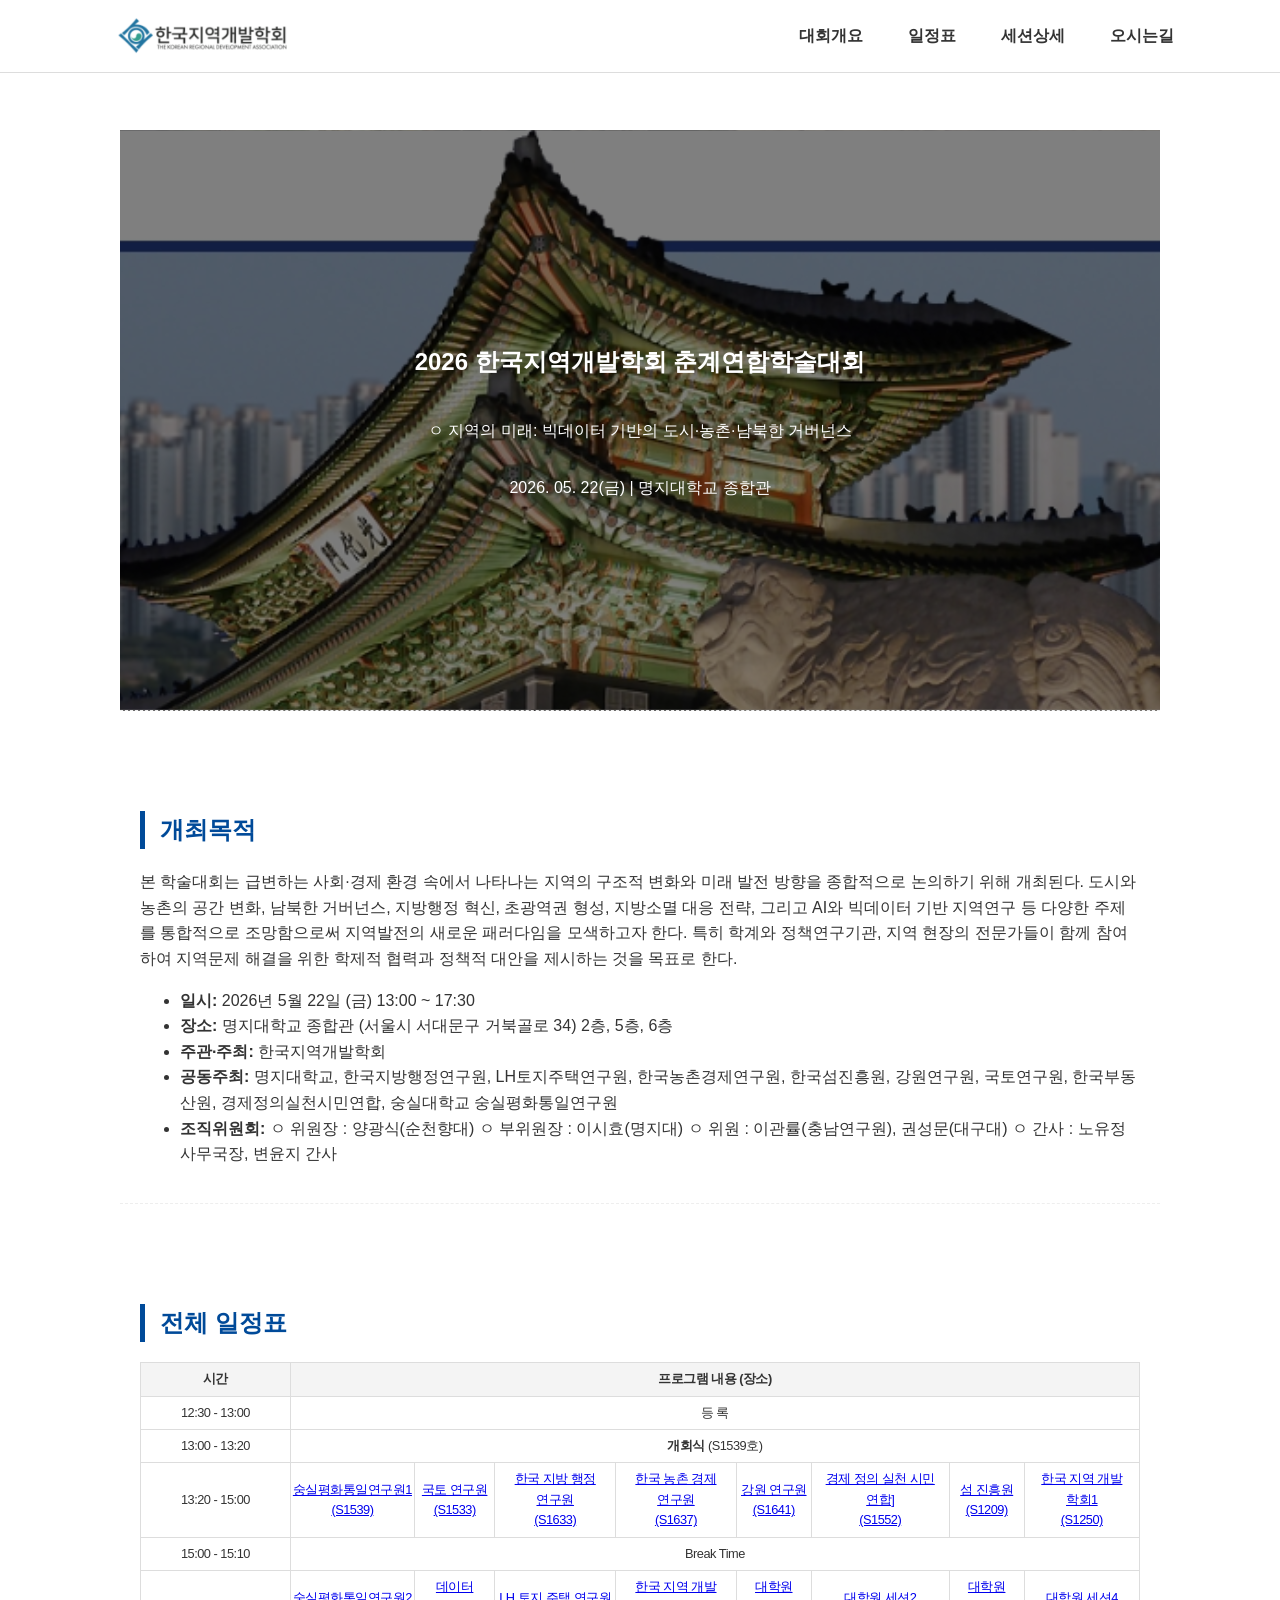
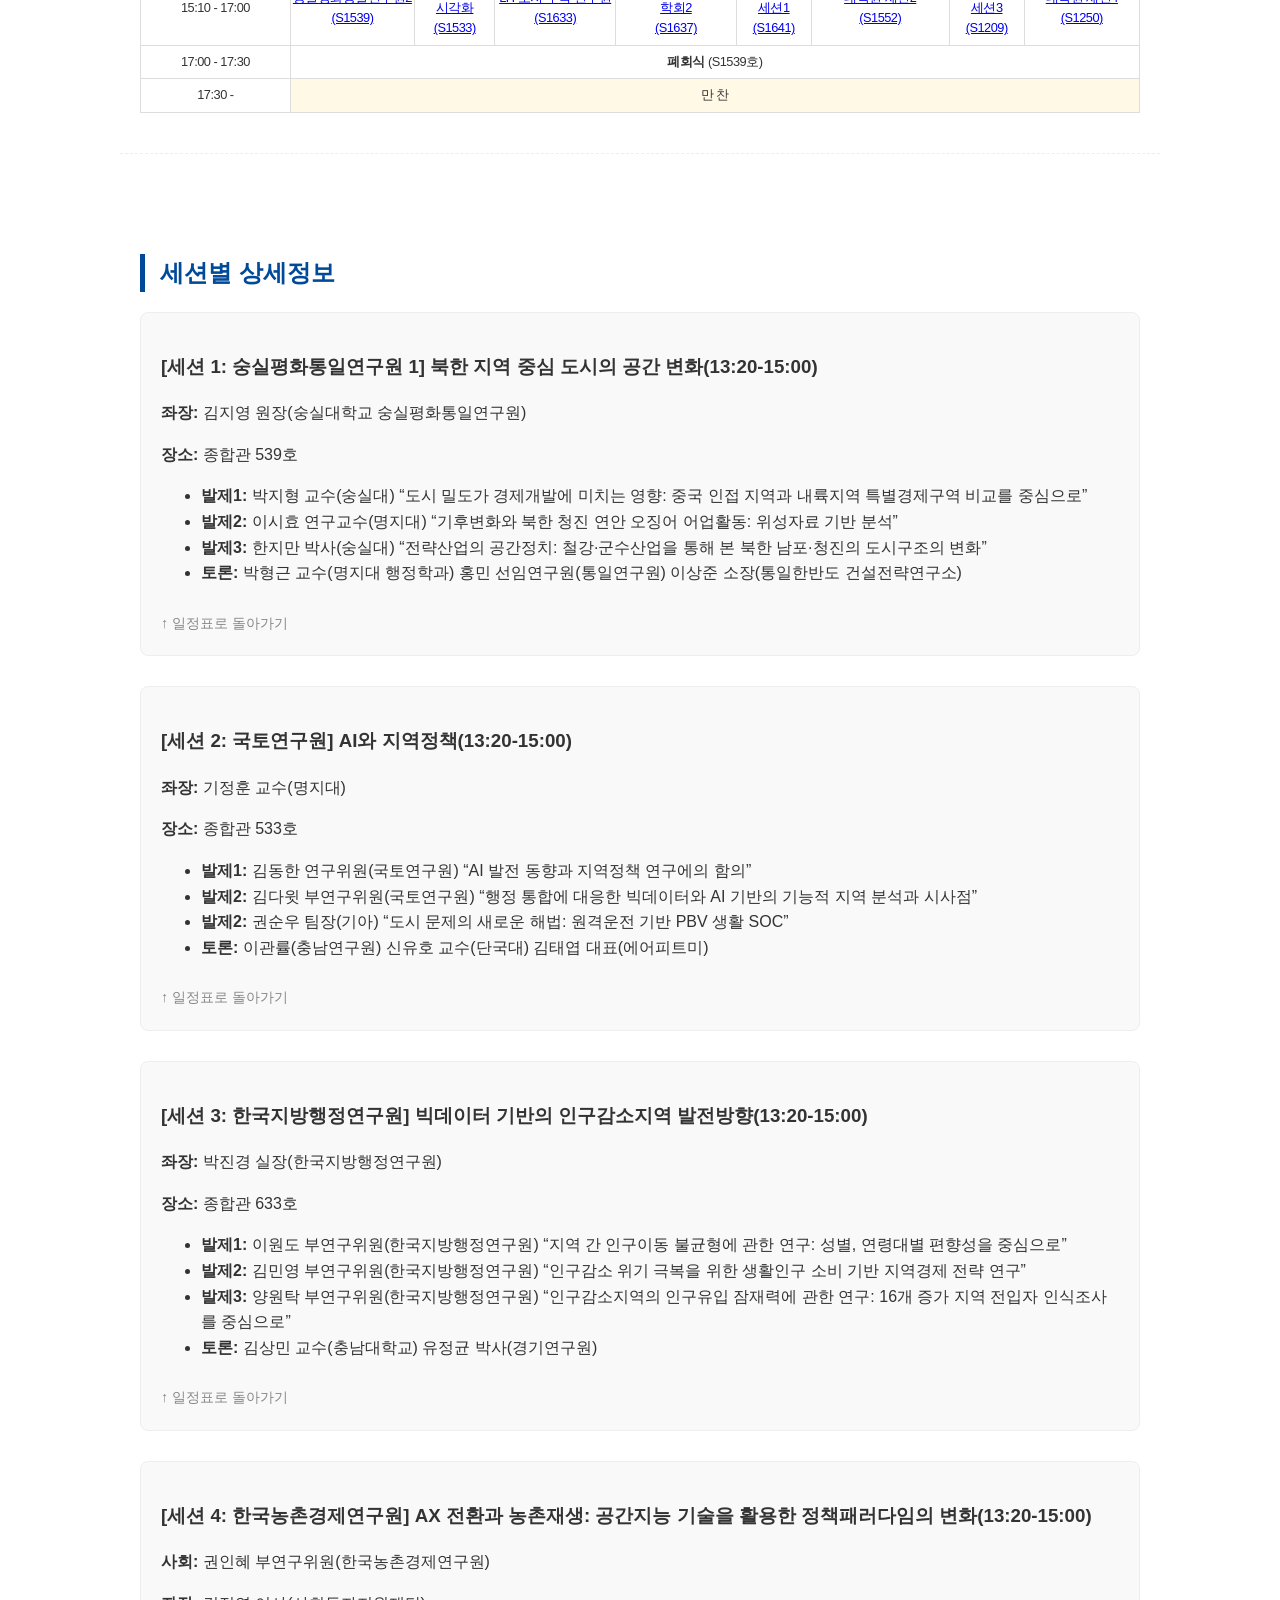
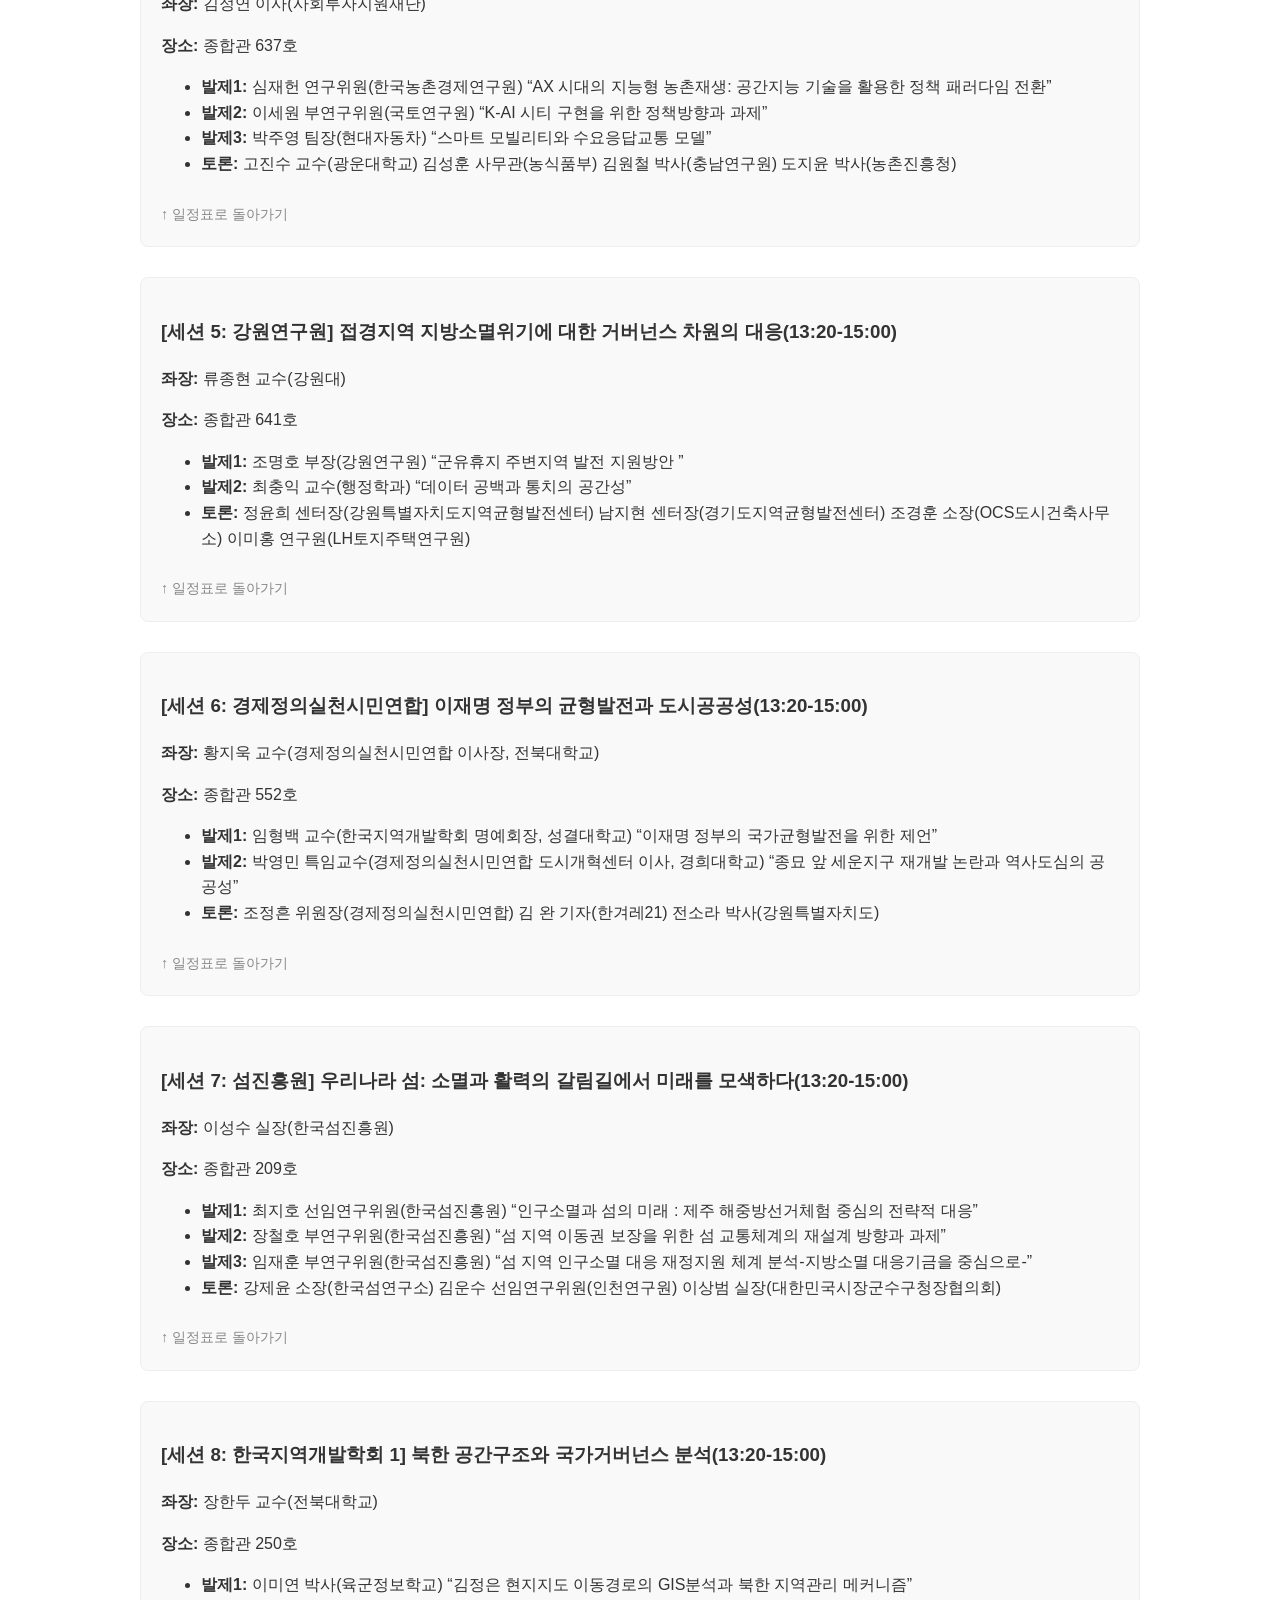
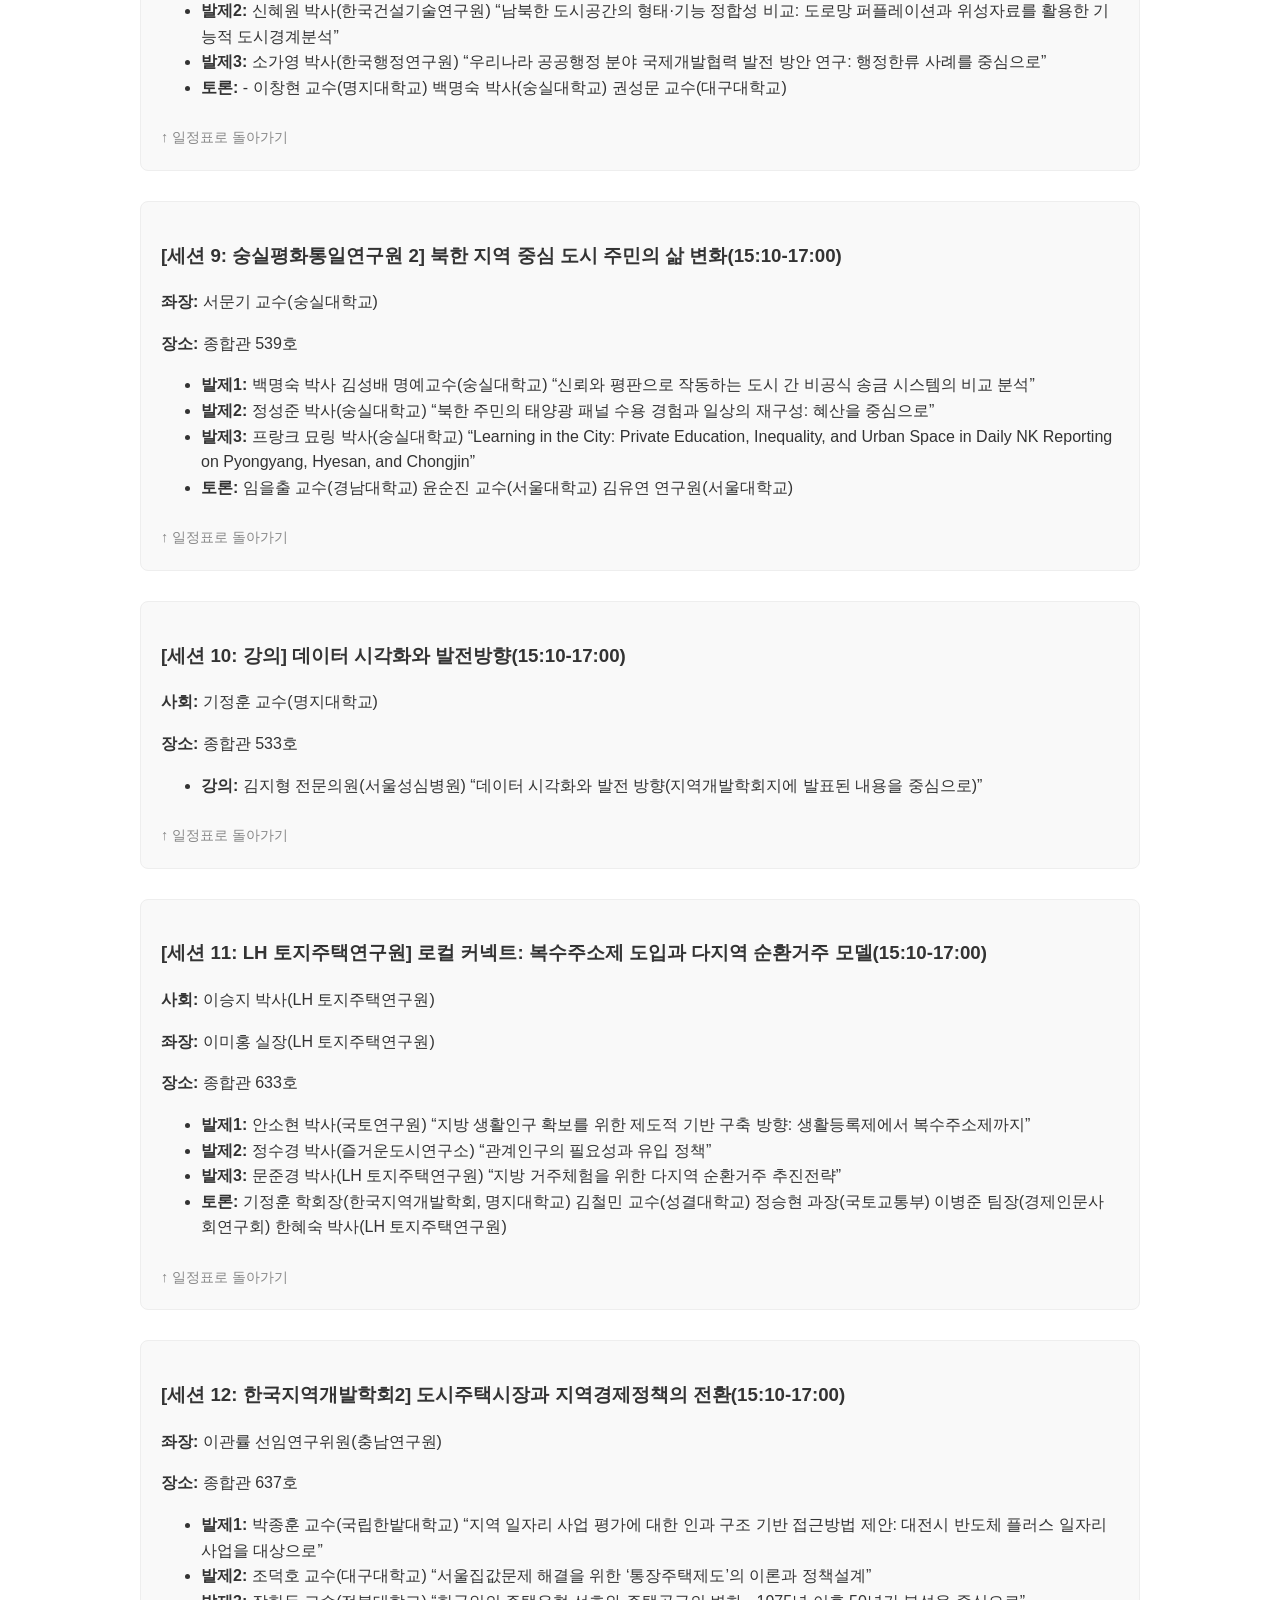
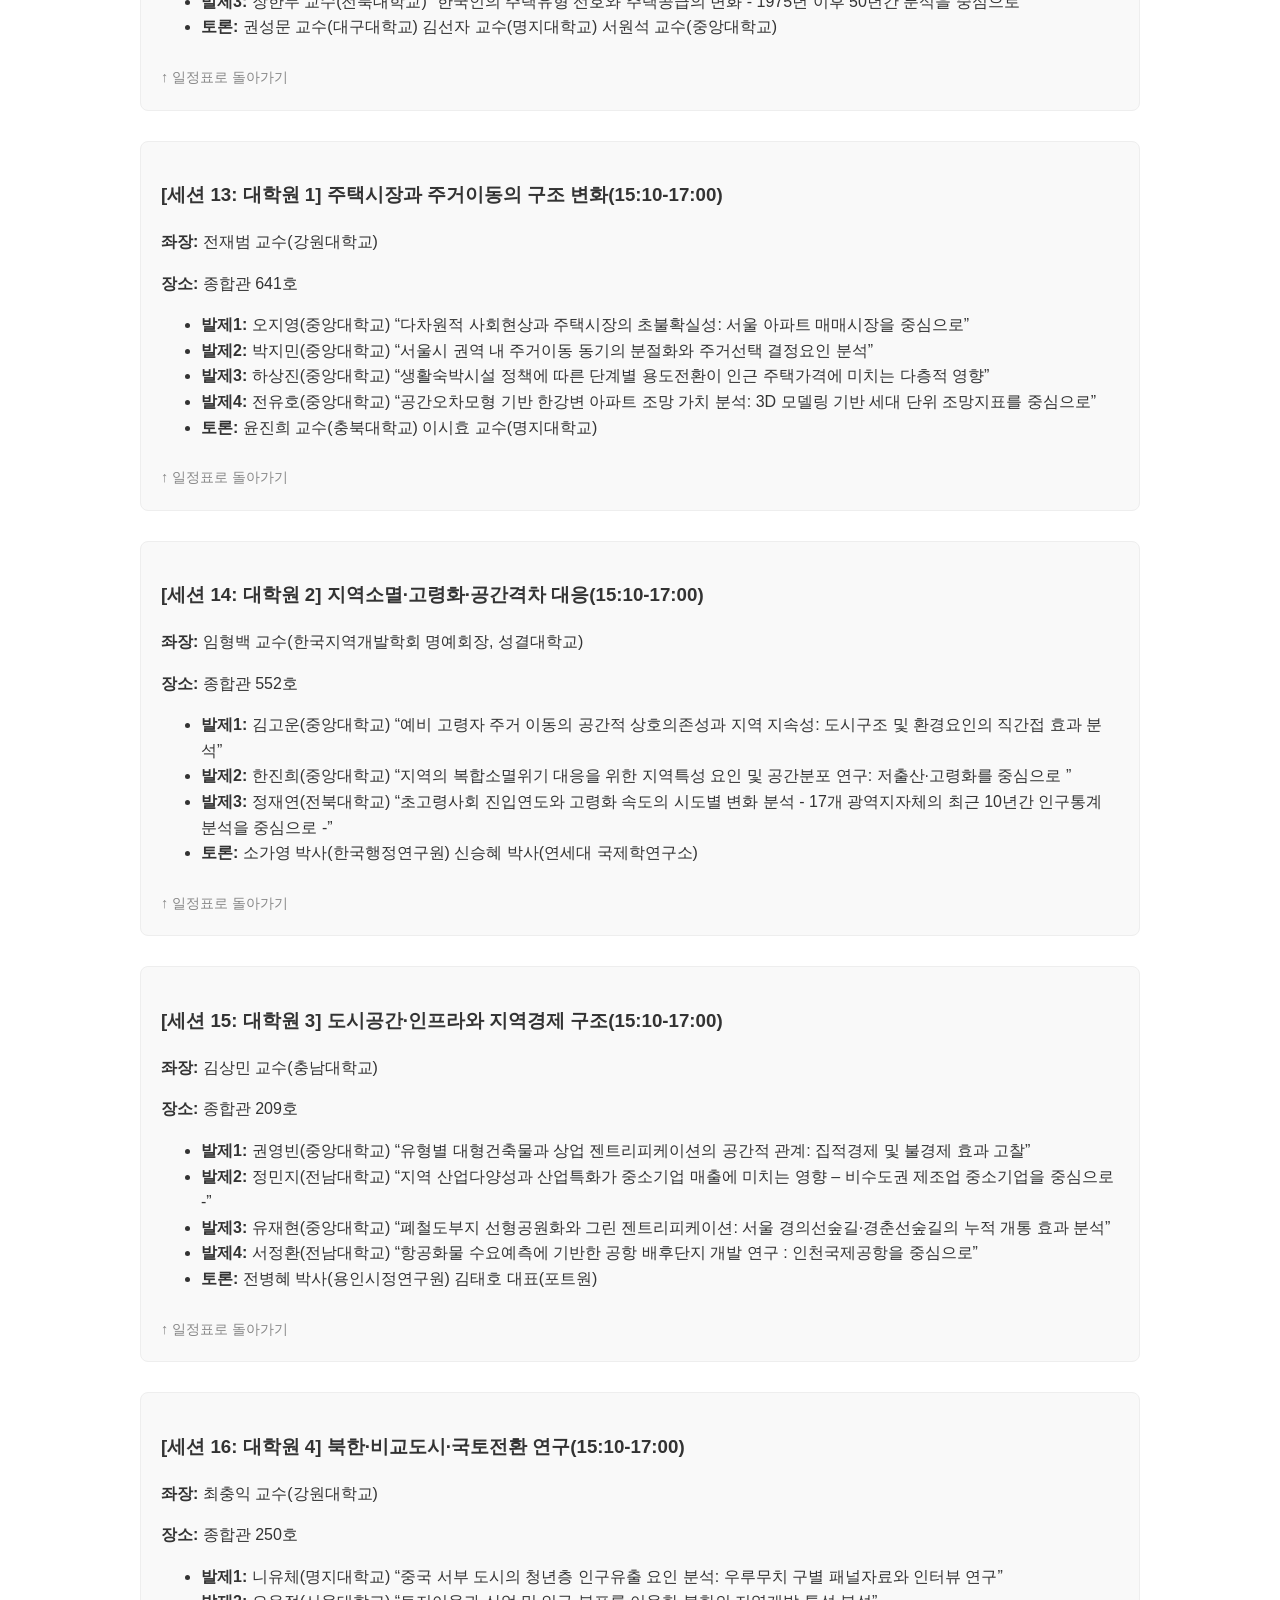
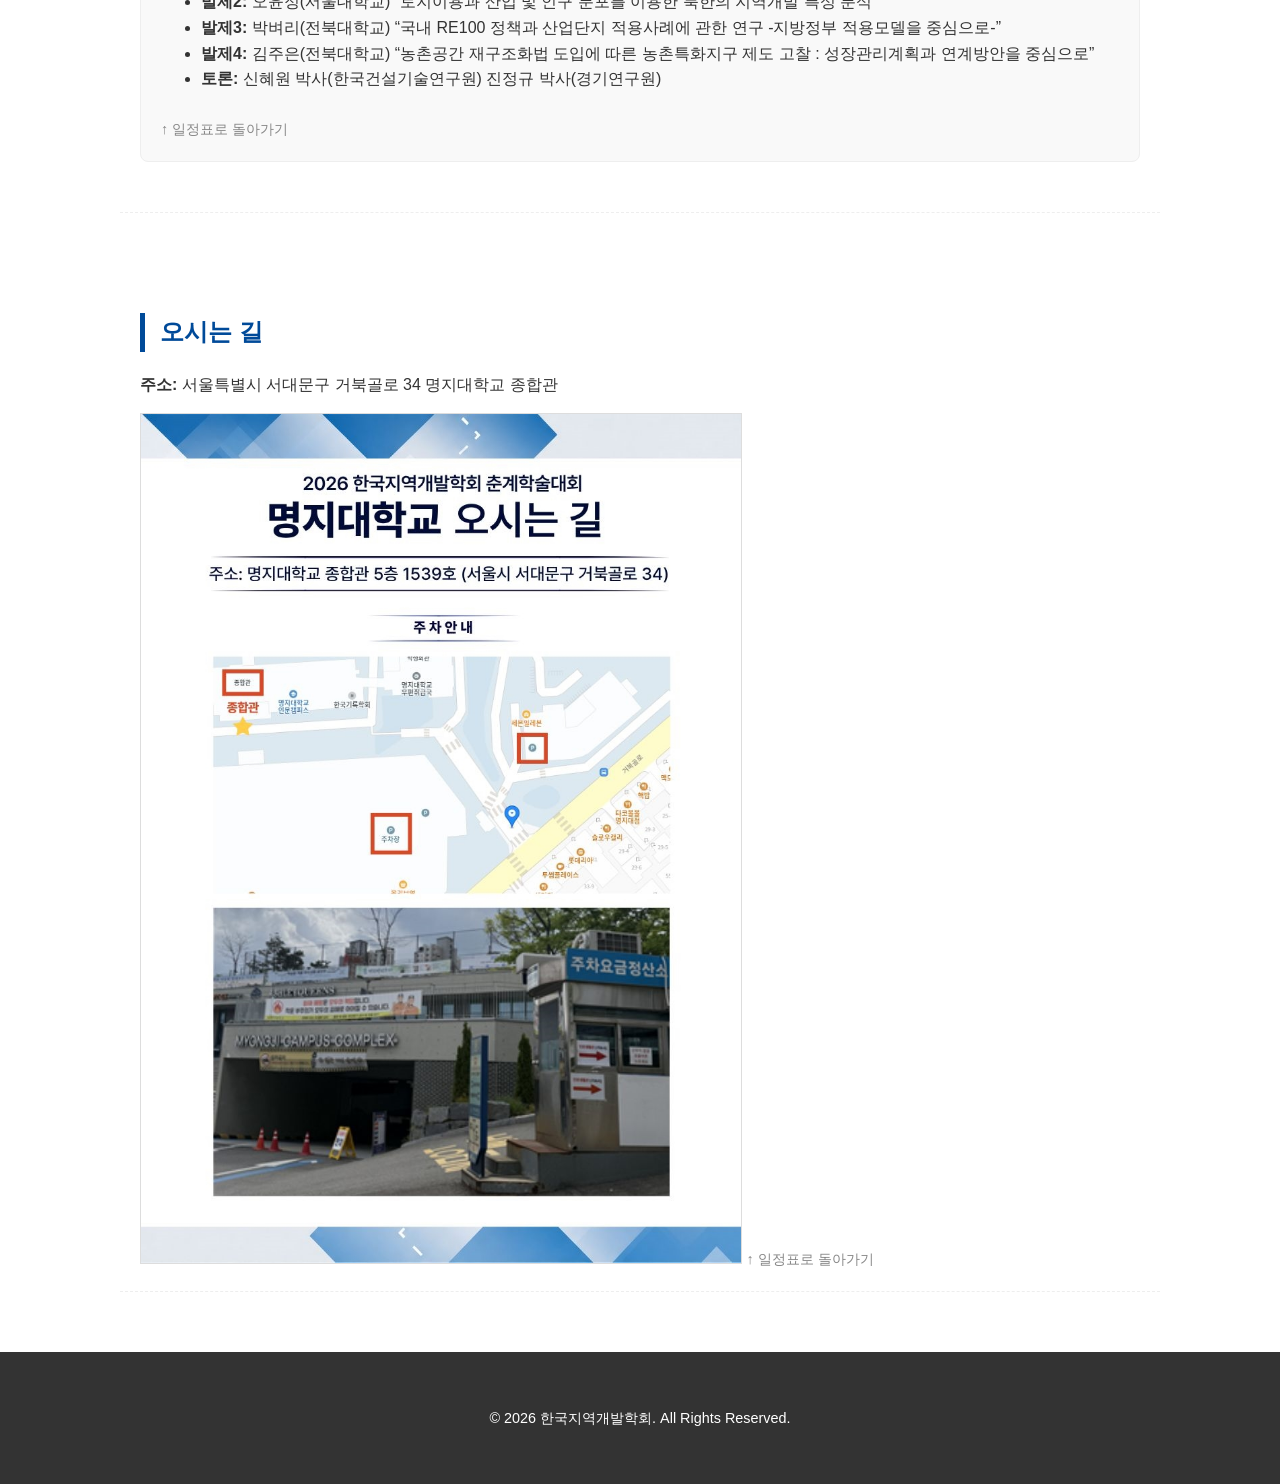
<file: index.html>
<!DOCTYPE html>
<html lang="ko">
<head>
    <meta charset="UTF-8">
    <meta name="viewport" content="width=device-width, initial-scale=1.0">
    <title>2026 한국지역개발학회 춘계학술대회</title>
    <style>
        /* 기본 스타일 및 부드러운 스크롤 */
        html { scroll-behavior: smooth; }
        body { font-family: 'Pretendard', sans-serif; line-height: 1.6; margin: 0; color: #333; padding-top: 70px; } /* 헤더 고정으로 인한 본문 가림 방지 */
        
        /* 헤더 & 네비게이션 수정 */
        header { 
            position: fixed; 
            top: 0; 
            width: 100%; 
            background: #fff; 
            border-bottom: 1px solid #ddd; 
            z-index: 1000; 
        }
        
        /* PC 버전: 로고와 메뉴를 한 줄로 양끝 정렬 */
        nav { 
            display: flex; 
            justify-content: space-between; 
            align-items: center; 
            width: 85%;       
            max-width: 1200px;
            margin: 0 auto;    
            padding: 10px 0;   
        }
        
        /* 로고 이미지 크기 및 레이아웃 제어 */
        .logo-link {
            display: flex;
            align-items: center;
            text-decoration: none;
        }
        .nav-logo {
            height: 42px; /* PC 환경에서 스마트하게 줄어든 로고 높이 */
            width: auto;
            display: block;
        }

        /* 메뉴들을 감싸는 박스 */
        nav div { 
            display: flex;
            align-items: center;
            flex-wrap: wrap; 
            gap: 10px 25px;    
        }
        
        /* 개별 메뉴 스타일 */
        nav a { 
            text-decoration: none; 
            color: #333; 
            font-weight: bold; 
            margin: 0 !important;   
            padding: 5px 10px;      
            white-space: nowrap; 
            font-size: 1rem;
        }

        /* 메인 비주얼 (Hero) */
        .hero { 
            height: 60vh; 
            background: linear-gradient(rgba(0,0,0,0.5), rgba(0,0,0,0.5)), url('hero-bg.jpg') center/cover; 
            display: flex; flex-direction: column; justify-content: center; align-items: center; color: white; text-align: center;
        }

        /* 섹션 공통 */
        section { max-width: 1000px; margin: 60px auto; padding: 20px; border-bottom: 1px dashed #eee; }
        h2 { border-left: 5px solid #004a99; padding-left: 15px; color: #004a99; }

        /* 타임테이블 표 */
        table { width: 100%; border-collapse: collapse; margin: 20px 0; }
        th, td { 
                    border: 1px solid #ddd; 
                    padding: 6px 2px;    
                    text-align: center; 
                    font-size: 0.8rem;   
                    letter-spacing: -0.5px; 
                    word-break: keep-all;   
                }
        th { background: #f4f4f4; }
        .session-link { color: #004a99; font-weight: bold; cursor: pointer; text-decoration: underline; }

        /* 세션 상세 카드 */
        .session-detail { background: #f9f9f9; padding: 20px; margin-bottom: 30px; border-radius: 8px; border: 1px solid #eee; }
        .back-to-top { display: inline-block; margin-top: 10px; font-size: 0.9em; color: #888; text-decoration: none; }

        /* 푸터 */
        footer { background: #333; color: white; text-align: center; padding: 40px 20px; font-size: 0.9em; }

        /* 📱 모바일 (핸드폰) 화면을 위한 반응형 코드 추가 */
        @media (max-width: 768px) {
            body { padding-top: 95px; } /* 모바일 헤더 높이에 맞게 조정 */
            
            nav {
                flex-direction: column; /* 로고와 메뉴를 위아래 2단 배치 */
                justify-content: center;
                gap: 8px;
                padding: 8px 0;
            }
            .nav-logo {
                height: 30px; /* 모바일에서 로고가 안 가리도록 대폭 축소 */
            }
            nav div {
                justify-content: center;
                gap: 5px 12px; /* 메뉴 간 격 좁히기 */
            }
            nav a {
                font-size: 0.85rem; /* 글자 크기 축소하여 한 화면에 무조건 안착 */
                padding: 3px 6px;
            }
        }
    </style>
</head>
<body id="top">


<header>
    <nav>
        <!-- 로고 영역: 링크와 이미지 삽입 -->
        <a href="https://www.krda.org/" class="logo-link" target="_blank" rel="noopener noreferrer">
            <img src="logo.png" alt="학회 로고" class="nav-logo">
        </a>
        
        <div>
            <a href="#overview">대회개요</a>
            <a href="#timetable">일정표</a>
            <a href="#details">세션상세</a>
            <a href="#venue">오시는길</a>
        </div>
    </nav>
</header>

<section class="hero">
    <h1>2026 한국지역개발학회 춘계연합학술대회</h1>
    <p>ㅇ 지역의 미래: 빅데이터 기반의 도시·농촌·남북한 거버넌스</p>
    <p>2026. 05. 22(금) | 명지대학교 종합관</p>
</section>

<section id="overview">
    <h2>개최목적</h2>
    <p>본 학술대회는 급변하는 사회·경제 환경 속에서 나타나는 지역의 구조적 변화와 미래 발전 방향을 종합적으로 논의하기 위해 개최된다. 도시와 농촌의 공간 변화, 남북한 거버넌스, 지방행정 혁신, 초광역권 형성, 지방소멸 대응 전략, 그리고 AI와 빅데이터 기반 지역연구 등 다양한 주제를 통합적으로 조망함으로써 지역발전의 새로운 패러다임을 모색하고자 한다. 특히 학계와 정책연구기관, 지역 현장의 전문가들이 함께 참여하여 지역문제 해결을 위한 학제적 협력과 정책적 대안을 제시하는 것을 목표로 한다.</p>
    <ul>
        <li><strong>일시:</strong> 2026년 5월 22일 (금) 13:00 ~ 17:30</li>
        <li><strong>장소:</strong> 명지대학교 종합관 (서울시 서대문구 거북골로 34) 2층, 5층, 6층</li>
        <li><strong>주관·주최:</strong> 한국지역개발학회</li>
        <li><strong>공동주최:</strong> 명지대학교, 한국지방행정연구원, LH토지주택연구원, 한국농촌경제연구원, 한국섬진흥원, 강원연구원, 국토연구원, 한국부동산원, 경제정의실천시민연합, 숭실대학교 숭실평화통일연구원</li>
        <li><strong>조직위원회:</strong> ㅇ 위원장 : 양광식(순천향대) 
ㅇ 부위원장 : 이시효(명지대) ㅇ 위원 : 이관률(충남연구원), 권성문(대구대)  
ㅇ 간사 : 노유정 사무국장, 변윤지 간사</li>
    </ul>
</section>

<section id="timetable">
    <h2>전체 일정표</h2>
    <div class="timetable-wrapper">
        <table class="program-table">
            <thead>
                <tr>
                    <th style="width: 15%;">시간</th>
                    <th colspan="8">프로그램 내용 (장소)</th>
                </tr>
            </thead>
            <tbody>
                <!-- 등록 -->
                <tr>
                    <td>12:30 - 13:00</td>
                    <td colspan="8" class="common-event">등 록</td>
                </tr>
                <!-- 개회식 & 기조연설 -->
                <tr>
                    <td>13:00 - 13:20</td>
                    <td colspan="8" class="common-event">
                        <strong>개회식</strong> (S1539호)
                    </td>
                </tr>
                <!-- 1차 세션 (8개 동시) -->
                <tr class="session-row">
                    <td>13:20 - 15:00</td>
                    <td><a href="#s1">숭실평화통일연구원1<br>(S1539)</a></td>
                    <td><a href="#s2">국토 연구원<br>(S1533)</a></td>
                    <td><a href="#s3">한국 지방 행정 연구원<br>(S1633)</a></td>
                    <td><a href="#s4">한국 농촌 경제 연구원<br>(S1637)</a></td>
                    <td><a href="#s5">강원 연구원<br>(S1641)</a></td>
                    <td><a href="#s6">경제 정의 실천 시민 연합]<br>(S1552)</a></td>
                    <td><a href="#s7">섬 진흥원<br>(S1209)</a></td>
                    <td><a href="#s8">한국 지역 개발 학회1<br>(S1250)</a></td>
                </tr>
                <!-- Break Time -->
                <tr>
                    <td>15:00 - 15:10</td>
                    <td colspan="8" class="break-time">Break Time</td>
                </tr>
                <!-- 2차 세션 (8개 동시) -->
                <tr class="session-row">
                    <td>15:10 - 17:00</td>
                    <td><a href="#s9">숭실평화통일연구원2<br>(S1539)</a></td>
                    <td><a href="#s10">데이터 시각화<br>(S1533)</a></td>
                    <td><a href="#s11">LH 토지 주택 연구원<br>(S1633)</a></td>
                    <td><a href="#s12">한국 지역 개발 학회2<br>(S1637)</a></td>
                    <td><a href="#s13">대학원 세션1<br>(S1641)</a></td>
                    <td><a href="#s14">대학원 세션2<br>(S1552)</a></td>
                    <td><a href="#s15">대학원 세션3<br>(S1209)</a></td>
                    <td><a href="#s16">대학원 세션4<br>(S1250)</a></td>
                </tr>
                <!-- 안건논의 / 폐회식 -->
                <tr>
                    <td>17:00 - 17:30</td>
                    <td colspan="8" class="common-event">
                        <strong>폐회식</strong> (S1539호)
                    </td>
                </tr>
                <!-- 만찬 -->
                <tr>
                    <td>17:30 - </td>
                    <td colspan="8" class="common-event" style="background:#fff9e6;">만 찬</td>
                </tr>
            </tbody>
        </table>
    </div>
</section>


<section id="details">
    <h2>세션별 상세정보</h2>

    <!-- 제1세션 예시 -->
    <div class="session-detail" id="s1">
        <h3>[세션 1: 숭실평화통일연구원 1] 북한 지역 중심 도시의 공간 변화(13:20-15:00)</h3>
        <p><strong>좌장:</strong> 김지영 원장(숭실대학교 숭실평화통일연구원) </p>
        <p><strong>장소:</strong> 종합관 539호</p>
        <ul>
            <li><strong>발제1:</strong> 박지형 교수(숭실대) “도시 밀도가 경제개발에 미치는 영향: 중국 인접 지역과 내륙지역 특별경제구역 비교를 중심으로”</li>
            <li><strong>발제2:</strong> 이시효 연구교수(명지대) “기후변화와 북한 청진 연안 오징어 어업활동: 위성자료 기반 분석”</li>
            <li><strong>발제3:</strong> 한지만 박사(숭실대) “전략산업의 공간정치: 철강·군수산업을 통해 본 북한 남포·청진의 도시구조의 변화”</li>
            <li><strong>토론:</strong> 박형근 교수(명지대 행정학과) 홍민 선임연구원(통일연구원) 이상준 소장(통일한반도 건설전략연구소)</li>
        </ul>
        <a href="#timetable" class="back-to-top">↑ 일정표로 돌아가기</a>
    </div>

    <!-- 제2세션 예시 -->
    <div class="session-detail" id="s2">
        <h3>[세션 2: 국토연구원] AI와 지역정책(13:20-15:00)</h3>
        <p><strong>좌장:</strong> 기정훈 교수(명지대)</p>
        <p><strong>장소:</strong> 종합관 533호</p>
        <ul>
            <li><strong>발제1:</strong> 김동한 연구위원(국토연구원)  “AI 발전 동향과 지역정책 연구에의 함의”</li>
            <li><strong>발제2:</strong> 김다윗 부연구위원(국토연구원)  “행정 통합에 대응한 빅데이터와 AI 기반의 기능적 지역 분석과 시사점”</li>
            <li><strong>발제2:</strong> 권순우 팀장(기아)  “도시 문제의 새로운 해법: 원격운전 기반 PBV 생활 SOC”</li>
            <li><strong>토론:</strong> 이관률(충남연구원) 신유호 교수(단국대) 김태엽 대표(에어피트미)</li>
        </ul>
        <a href="#timetable" class="back-to-top">↑ 일정표로 돌아가기</a>
    </div>
<!-- 제1세션 예시 -->
    <div class="session-detail" id="s3">
        <h3>[세션 3: 한국지방행정연구원] 빅데이터 기반의 인구감소지역 발전방향(13:20-15:00)</h3>
        <p><strong>좌장:</strong> 박진경 실장(한국지방행정연구원)</p>
        <p><strong>장소:</strong> 종합관 633호</p>
        <ul>
            <li><strong>발제1:</strong> 이원도 부연구위원(한국지방행정연구원)  “지역 간 인구이동 불균형에 관한 연구: 성별, 연령대별 편향성을 중심으로”</li>
            <li><strong>발제2:</strong> 김민영 부연구위원(한국지방행정연구원)  “인구감소 위기 극복을 위한 생활인구 소비 기반 지역경제 전략 연구”</li>
            <li><strong>발제3:</strong> 양원탁 부연구위원(한국지방행정연구원)  “인구감소지역의 인구유입 잠재력에 관한 연구: 16개 증가 지역 전입자 인식조사를 중심으로”</li>
            <li><strong>토론:</strong> 김상민 교수(충남대학교) 유정균 박사(경기연구원)</li>
        </ul>
        <a href="#timetable" class="back-to-top">↑ 일정표로 돌아가기</a>
    </div>
<!-- 제1세션 예시 -->
    <div class="session-detail" id="s4">
        <h3>[세션 4: 한국농촌경제연구원] AX 전환과 농촌재생: 공간지능 기술을 활용한 정책패러다임의 변화(13:20-15:00)</h3>
        <p><strong>사회:</strong> 권인혜 부연구위원(한국농촌경제연구원)</p>
        <p><strong>좌장:</strong> 김정연 이사(사회투자지원재단)</p>      
        <p><strong>장소:</strong> 종합관 637호</p>
        <ul>
            <li><strong>발제1:</strong> 심재헌 연구위원(한국농촌경제연구원) “AX 시대의 지능형 농촌재생: 공간지능 기술을 활용한 정책 패러다임 전환”</li>
            <li><strong>발제2:</strong> 이세원 부연구위원(국토연구원) “K-AI 시티 구현을 위한 정책방향과 과제” </li>
            <li><strong>발제3:</strong> 박주영 팀장(현대자동차)  “스마트 모빌리티와 수요응답교통 모델”</li>

              
            <li><strong>토론:</strong> 고진수 교수(광운대학교) 김성훈 사무관(농식품부) 김원철 박사(충남연구원) 도지윤 박사(농촌진흥청)</li>
        </ul>
        <a href="#timetable" class="back-to-top">↑ 일정표로 돌아가기</a>
    </div>
<!-- 제1세션 예시 -->
    <div class="session-detail" id="s5">
        <h3>[세션 5: 강원연구원] 접경지역 지방소멸위기에 대한 거버넌스 차원의 대응(13:20-15:00)</h3>
        <p><strong>좌장:</strong> 류종현 교수(강원대)</p>
        <p><strong>장소:</strong> 종합관 641호</p>
        <ul>
            <li><strong>발제1:</strong> 조명호 부장(강원연구원)  “군유휴지 주변지역 발전 지원방안 ”</li>
            <li><strong>발제2:</strong> 최충익 교수(행정학과) “데이터 공백과 통치의 공간성”</li>
            <li><strong>토론:</strong> 정윤희 센터장(강원특별자치도지역균형발전센터) 남지현 센터장(경기도지역균형발전센터) 조경훈 소장(OCS도시건축사무소) 이미홍 연구원(LH토지주택연구원)</li>
        </ul>
        <a href="#timetable" class="back-to-top">↑ 일정표로 돌아가기</a>
    </div>
<!-- 제1세션 예시 -->
    <div class="session-detail" id="s6">
        <h3>[세션 6: 경제정의실천시민연합] 이재명 정부의 균형발전과 도시공공성(13:20-15:00)</h3>
        <p><strong>좌장:</strong> 황지욱 교수(경제정의실천시민연합 이사장, 전북대학교)</p>
        <p><strong>장소:</strong> 종합관 552호</p>
        <ul>
            <li><strong>발제1:</strong> 임형백 교수(한국지역개발학회 명예회장, 성결대학교)  “이재명 정부의 국가균형발전을 위한 제언”</li>
            <li><strong>발제2:</strong> 박영민 특임교수(경제정의실천시민연합 도시개혁센터 이사, 경희대학교)  “종묘 앞 세운지구 재개발 논란과 역사도심의 공공성”</li>
            <li><strong>토론:</strong> 조정흔 위원장(경제정의실천시민연합) 김 완 기자(한겨레21) 전소라 박사(강원특별자치도) </li>
        </ul>
        <a href="#timetable" class="back-to-top">↑ 일정표로 돌아가기</a>
    </div>
<!-- 제1세션 예시 -->
    <div class="session-detail" id="s7">
        <h3>[세션 7: 섬진흥원] 우리나라 섬: 소멸과 활력의 갈림길에서 미래를 모색하다(13:20-15:00)</h3>
        <p><strong>좌장:</strong> 이성수 실장(한국섬진흥원)</p>
        <p><strong>장소:</strong> 종합관 209호</p>
        <ul>
            <li><strong>발제1:</strong> 최지호 선임연구위원(한국섬진흥원)  “인구소멸과 섬의 미래 : 제주 해중방선거체험 중심의 전략적 대응”</li>
            <li><strong>발제2:</strong> 장철호 부연구위원(한국섬진흥원)  “섬 지역 이동권 보장을 위한 섬 교통체계의 재설계 방향과 과제”</li>
            <li><strong>발제3:</strong> 임재훈 부연구위원(한국섬진흥원)  “섬 지역 인구소멸 대응 재정지원 체계 분석-지방소멸 대응기금을 중심으로-”</li>
            <li><strong>토론:</strong> 강제윤 소장(한국섬연구소) 김운수 선임연구위원(인천연구원) 이상범 실장(대한민국시장군수구청장협의회)</li>
        </ul>
        <a href="#timetable" class="back-to-top">↑ 일정표로 돌아가기</a>
    </div>
<!-- 제1세션 예시 -->
    <div class="session-detail" id="s8">
        <h3>[세션 8: 한국지역개발학회 1] 북한 공간구조와 국가거버넌스 분석(13:20-15:00)</h3>
        <p><strong>좌장:</strong> 장한두 교수(전북대학교)</p>
        <p><strong>장소:</strong> 종합관 250호</p>
        <ul>
            <li><strong>발제1:</strong> 이미연 박사(육군정보학교)  “김정은 현지지도 이동경로의 GIS분석과 북한 지역관리 메커니즘”</li>
            <li><strong>발제2:</strong> 신혜원 박사(한국건설기술연구원)  “남북한 도시공간의 형태·기능 정합성 비교: 도로망 퍼플레이션과 위성자료를 활용한 기능적 도시경계분석”</li>
            <li><strong>발제3:</strong> 소가영 박사(한국행정연구원)  “우리나라 공공행정 분야 국제개발협력 발전 방안 연구: 행정한류 사례를 중심으로”</li>
            <li><strong>토론:</strong> - 이창현 교수(명지대학교) 백명숙 박사(숭실대학교)  권성문 교수(대구대학교)</li>
        </ul>
        <a href="#timetable" class="back-to-top">↑ 일정표로 돌아가기</a>
    </div>
<!-- 제1세션 예시 -->
    <div class="session-detail" id="s9">
        <h3>[세션 9: 숭실평화통일연구원 2] 북한 지역 중심 도시 주민의 삶 변화(15:10-17:00)</h3>
        <p><strong>좌장:</strong> 서문기 교수(숭실대학교)</p>
        <p><strong>장소:</strong> 종합관 539호</p>
        <ul>
            <li><strong>발제1:</strong> 백명숙 박사 김성배 명예교수(숭실대학교)  “신뢰와 평판으로 작동하는 도시 간 비공식 송금 시스템의 비교 분석”</li>
            <li><strong>발제2:</strong> 정성준 박사(숭실대학교)  “북한 주민의 태양광 패널 수용 경험과 일상의 재구성: 혜산을 중심으로”</li>
            <li><strong>발제3:</strong> 프랑크 묘링 박사(숭실대학교)  “Learning in the City: Private Education, Inequality, and Urban Space in Daily NK Reporting on Pyongyang, Hyesan, and Chongjin”</li>
            <li><strong>토론:</strong> 임을출 교수(경남대학교) 윤순진 교수(서울대학교) 김유연 연구원(서울대학교)</li>
        </ul>
        <a href="#timetable" class="back-to-top">↑ 일정표로 돌아가기</a>
    </div>
<!-- 제1세션 예시 -->
    <div class="session-detail" id="s10">
        <h3>[세션 10: 강의] 데이터 시각화와 발전방향(15:10-17:00)</h3>
        <p><strong>사회:</strong> 기정훈 교수(명지대학교)</p>
        <p><strong>장소:</strong> 종합관 533호</p>
        <ul>
            <li><strong>강의:</strong> 김지형 전문의원(서울성심병원)  “데이터 시각화와 발전 방향(지역개발학회지에 발표된 내용을 중심으로)”</li>
            
        </ul>
        <a href="#timetable" class="back-to-top">↑ 일정표로 돌아가기</a>
    </div>
<!-- 제1세션 예시 -->
    <div class="session-detail" id="s11">
        <h3>[세션 11: LH 토지주택연구원] 로컬 커넥트: 복수주소제 도입과 다지역 순환거주 모델(15:10-17:00)</h3>
        <p><strong>사회:</strong> 이승지 박사(LH 토지주택연구원)</p>
        <p><strong>좌장:</strong> 이미홍 실장(LH 토지주택연구원)</p>
        <p><strong>장소:</strong> 종합관 633호</p>
        <ul>
            <li><strong>발제1:</strong> 안소현 박사(국토연구원) “지방 생활인구 확보를 위한 제도적 기반 구축 방향: 생활등록제에서 복수주소제까지”</li>
            <li><strong>발제2:</strong> 정수경 박사(즐거운도시연구소) “관계인구의 필요성과 유입 정책”</li>
            <li><strong>발제3:</strong> 문준경 박사(LH 토지주택연구원) “지방 거주체험을 위한 다지역 순환거주 추진전략”</li>
            <li><strong>토론:</strong> 기정훈 학회장(한국지역개발학회, 명지대학교) 김철민 교수(성결대학교) 정승현 과장(국토교통부) 이병준 팀장(경제인문사회연구회) 한혜숙 박사(LH 토지주택연구원)</li>
        </ul>
        <a href="#timetable" class="back-to-top">↑ 일정표로 돌아가기</a>
    </div>
<!-- 제1세션 예시 -->
    <div class="session-detail" id="s12">
        <h3>[세션 12: 한국지역개발학회2] 도시주택시장과 지역경제정책의 전환(15:10-17:00)</h3>
        <p><strong>좌장:</strong> 이관률 선임연구위원(충남연구원)</p>
        <p><strong>장소:</strong> 종합관 637호</p>
        <ul>
            <li><strong>발제1:</strong> 박종훈 교수(국립한밭대학교) “지역 일자리 사업 평가에 대한 인과 구조 기반 접근방법 제안: 대전시 반도체 플러스 일자리 사업을 대상으로”</li>
            <li><strong>발제2:</strong> 조덕호 교수(대구대학교) “서울집값문제 해결을 위한 ‘통장주택제도’의 이론과 정책설계”</li>
            <li><strong>발제3:</strong> 장한두 교수(전북대학교) “한국인의 주택유형 선호와 주택공급의 변화 - 1975년 이후 50년간 분석을 중심으로”</li>
            <li><strong>토론:</strong> 권성문 교수(대구대학교) 김선자 교수(명지대학교) 서원석 교수(중앙대학교) </li>
        </ul>
        <a href="#timetable" class="back-to-top">↑ 일정표로 돌아가기</a>
    </div>
<!-- 제1세션 예시 -->
    <div class="session-detail" id="s13">
        <h3>[세션 13: 대학원 1] 주택시장과 주거이동의 구조 변화(15:10-17:00)</h3>
        <p><strong>좌장:</strong> 전재범 교수(강원대학교)</p>
        <p><strong>장소:</strong> 종합관 641호</p>
        <ul>
            <li><strong>발제1:</strong> 오지영(중앙대학교) “다차원적 사회현상과 주택시장의 초불확실성: 서울 아파트 매매시장을 중심으로”</li>
            <li><strong>발제2:</strong> 박지민(중앙대학교) “서울시 권역 내 주거이동 동기의 분절화와 주거선택 결정요인 분석”</li>
            <li><strong>발제3:</strong> 하상진(중앙대학교) “생활숙박시설 정책에 따른 단계별 용도전환이 인근 주택가격에 미치는 다층적 영향”</li>
            <li><strong>발제4:</strong> 전유호(중앙대학교) “공간오차모형 기반 한강변 아파트 조망 가치 분석: 3D 모델링 기반 세대 단위 조망지표를 중심으로”</li>
            <li><strong>토론:</strong> 윤진희 교수(충북대학교) 이시효 교수(명지대학교)</li>
        </ul>
        <a href="#timetable" class="back-to-top">↑ 일정표로 돌아가기</a>
    </div>
<!-- 제1세션 예시 -->
    <div class="session-detail" id="s14">
        <h3>[세션 14: 대학원 2] 지역소멸·고령화·공간격차 대응(15:10-17:00)</h3>
        <p><strong>좌장:</strong> 임형백 교수(한국지역개발학회 명예회장, 성결대학교)</p>
        <p><strong>장소:</strong> 종합관 552호</p>
        <ul>
            <li><strong>발제1:</strong> 김고운(중앙대학교)  “예비 고령자 주거 이동의 공간적 상호의존성과 지역 지속성: 도시구조 및 환경요인의 직간접 효과 분석”</li>
            <li><strong>발제2:</strong> 한진희(중앙대학교)  “지역의 복합소멸위기 대응을 위한 지역특성 요인 및 공간분포 연구: 저출산·고령화를 중심으로 ”</li>
            <li><strong>발제3:</strong> 정재연(전북대학교)  “초고령사회 진입연도와 고령화 속도의 시도별 변화 분석 - 17개 광역지자체의 최근 10년간 인구통계 분석을 중심으로 -”</li>
            <li><strong>토론:</strong> 소가영 박사(한국행정연구원)  신승혜 박사(연세대 국제학연구소)</li>
        </ul>
        <a href="#timetable" class="back-to-top">↑ 일정표로 돌아가기</a>
    </div>
<!-- 제1세션 예시 -->
    <div class="session-detail" id="s15">
        <h3>[세션 15: 대학원 3] 도시공간·인프라와 지역경제 구조(15:10-17:00)</h3>
        <p><strong>좌장:</strong> 김상민 교수(충남대학교)</p>
        <p><strong>장소:</strong> 종합관 209호</p>
        <ul>
            <li><strong>발제1:</strong> 권영빈(중앙대학교)  “유형별 대형건축물과 상업 젠트리피케이션의 공간적 관계: 집적경제 및 불경제 효과 고찰”</li>
            <li><strong>발제2:</strong> 정민지(전남대학교)  “지역 산업다양성과 산업특화가 중소기업 매출에 미치는 영향 – 비수도권 제조업 중소기업을 중심으로 -”</li>
            <li><strong>발제3:</strong> 유재현(중앙대학교)  “폐철도부지 선형공원화와 그린 젠트리피케이션: 서울 경의선숲길·경춘선숲길의 누적 개통 효과 분석”</li>
            <li><strong>발제4:</strong> 서정환(전남대학교)  “항공화물 수요예측에 기반한 공항 배후단지 개발 연구 : 인천국제공항을 중심으로”</li>
            <li><strong>토론:</strong> 전병혜 박사(용인시정연구원)  김태호 대표(포트원) </li>
        </ul>
        <a href="#timetable" class="back-to-top">↑ 일정표로 돌아가기</a>
    </div>
<!-- 제1세션 예시 -->
    <div class="session-detail" id="s16">
        <h3>[세션 16: 대학원 4] 북한·비교도시·국토전환 연구(15:10-17:00)</h3>
        <p><strong>좌장:</strong> 최충익 교수(강원대학교)</p>
        <p><strong>장소:</strong> 종합관 250호</p>
        <ul>
            <li><strong>발제1:</strong> 니유체(명지대학교)  “중국 서부 도시의 청년층 인구유출 요인 분석: 우루무치 구별 패널자료와 인터뷰 연구”</li>
            <li><strong>발제2:</strong> 오윤정(서울대학교)  “토지이용과 산업 및 인구 분포를 이용한 북한의 지역개발 특성 분석”</li>
            <li><strong>발제3:</strong> 박벼리(전북대학교)  “국내 RE100 정책과 산업단지 적용사례에 관한 연구 -지방정부 적용모델을 중심으로-”</li>
            <li><strong>발제4:</strong> 김주은(전북대학교)  “농촌공간 재구조화법 도입에 따른 농촌특화지구 제도 고찰 : 성장관리계획과 연계방안을 중심으로”</li>
            <li><strong>토론:</strong> 신혜원 박사(한국건설기술연구원)  진정규 박사(경기연구원) </li>
        </ul>
        <a href="#timetable" class="back-to-top">↑ 일정표로 돌아가기</a>
    </div>


    <!-- 8세션까지 동일한 방식으로 id만 s3, s4...로 바꿔 추가하세요 -->
</section>

<section id="venue">
    <h2>오시는 길</h2>
    <p><strong>주소:</strong> 서울특별시 서대문구 거북골로 34 명지대학교 종합관</p>
    <img src="map.jpg" alt="지도" style="width:100%; max-width:600px; border:1px solid #ddd;">
    <a href="#timetable" class="back-to-top">↑ 일정표로 돌아가기</a>
</section>

<footer>
    <p>&copy; 2026 한국지역개발학회. All Rights Reserved.</p>    
</footer>

</body>
</html>
</file>
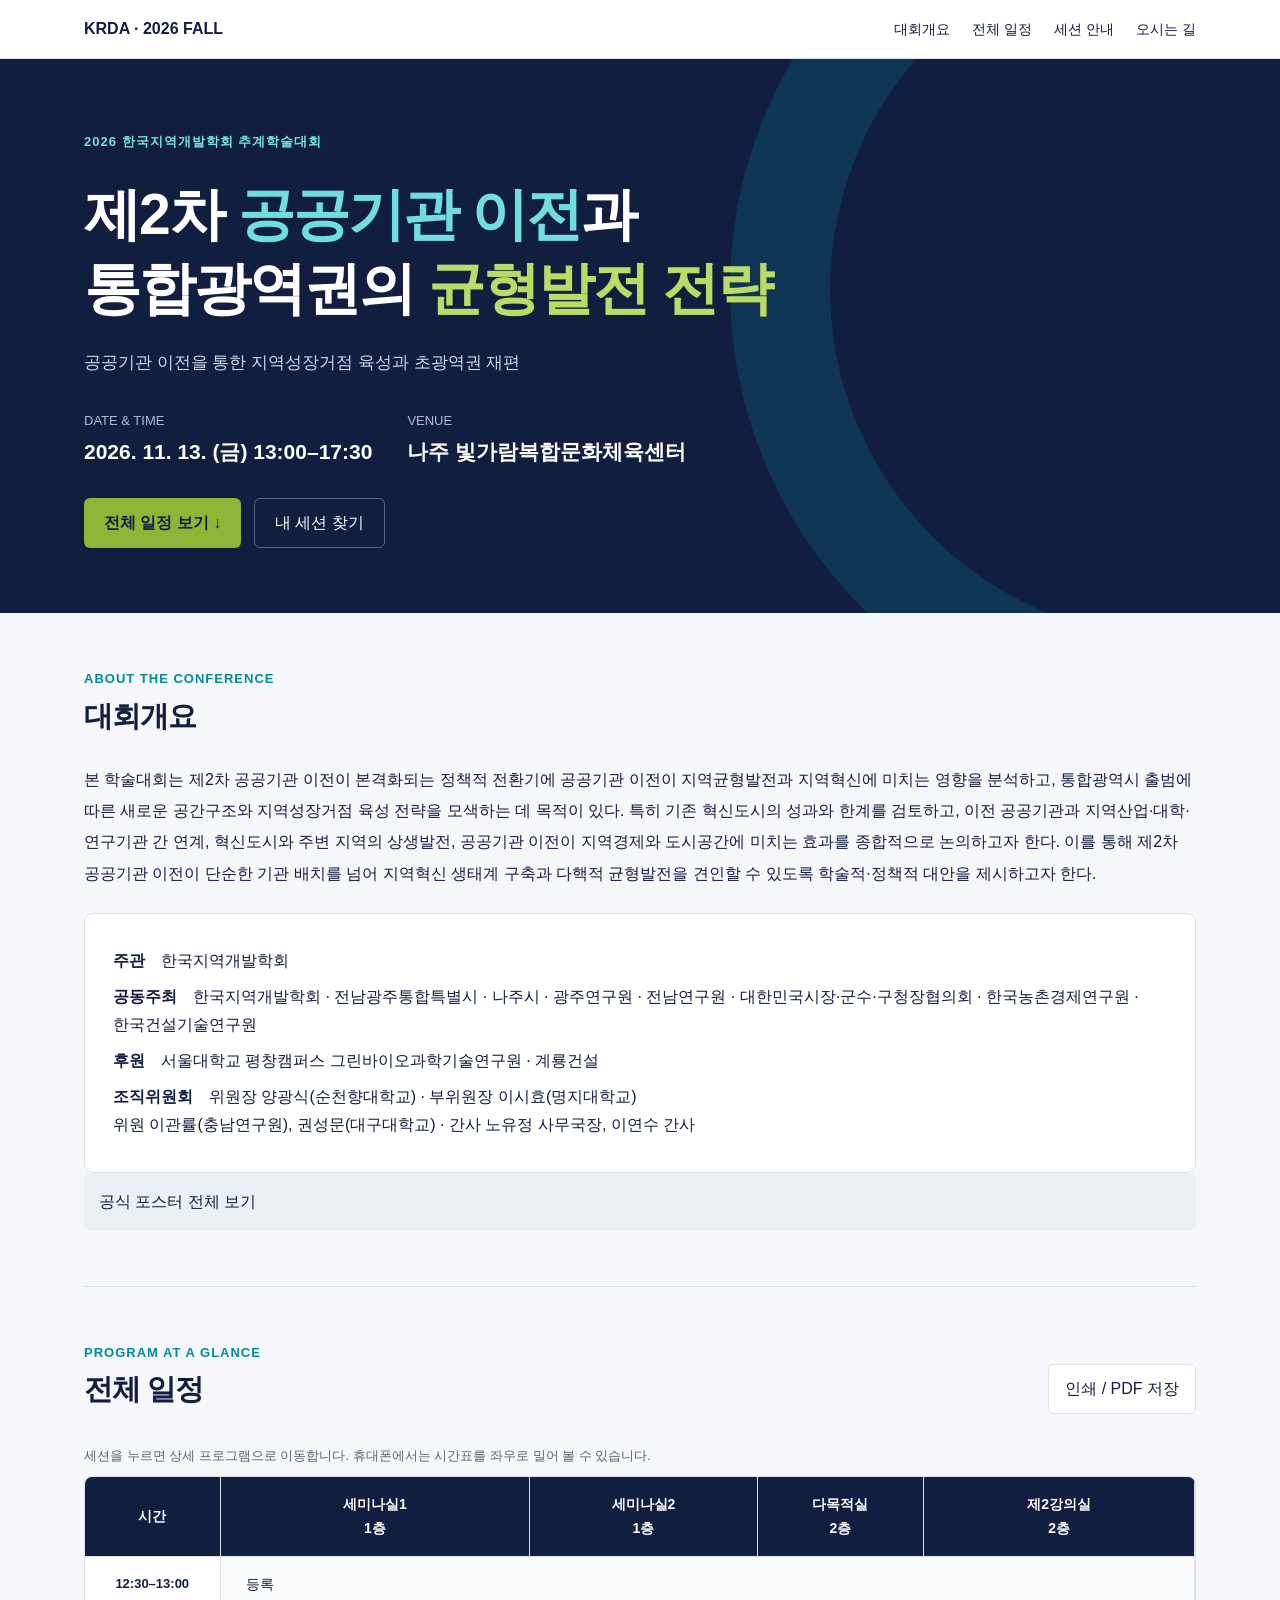
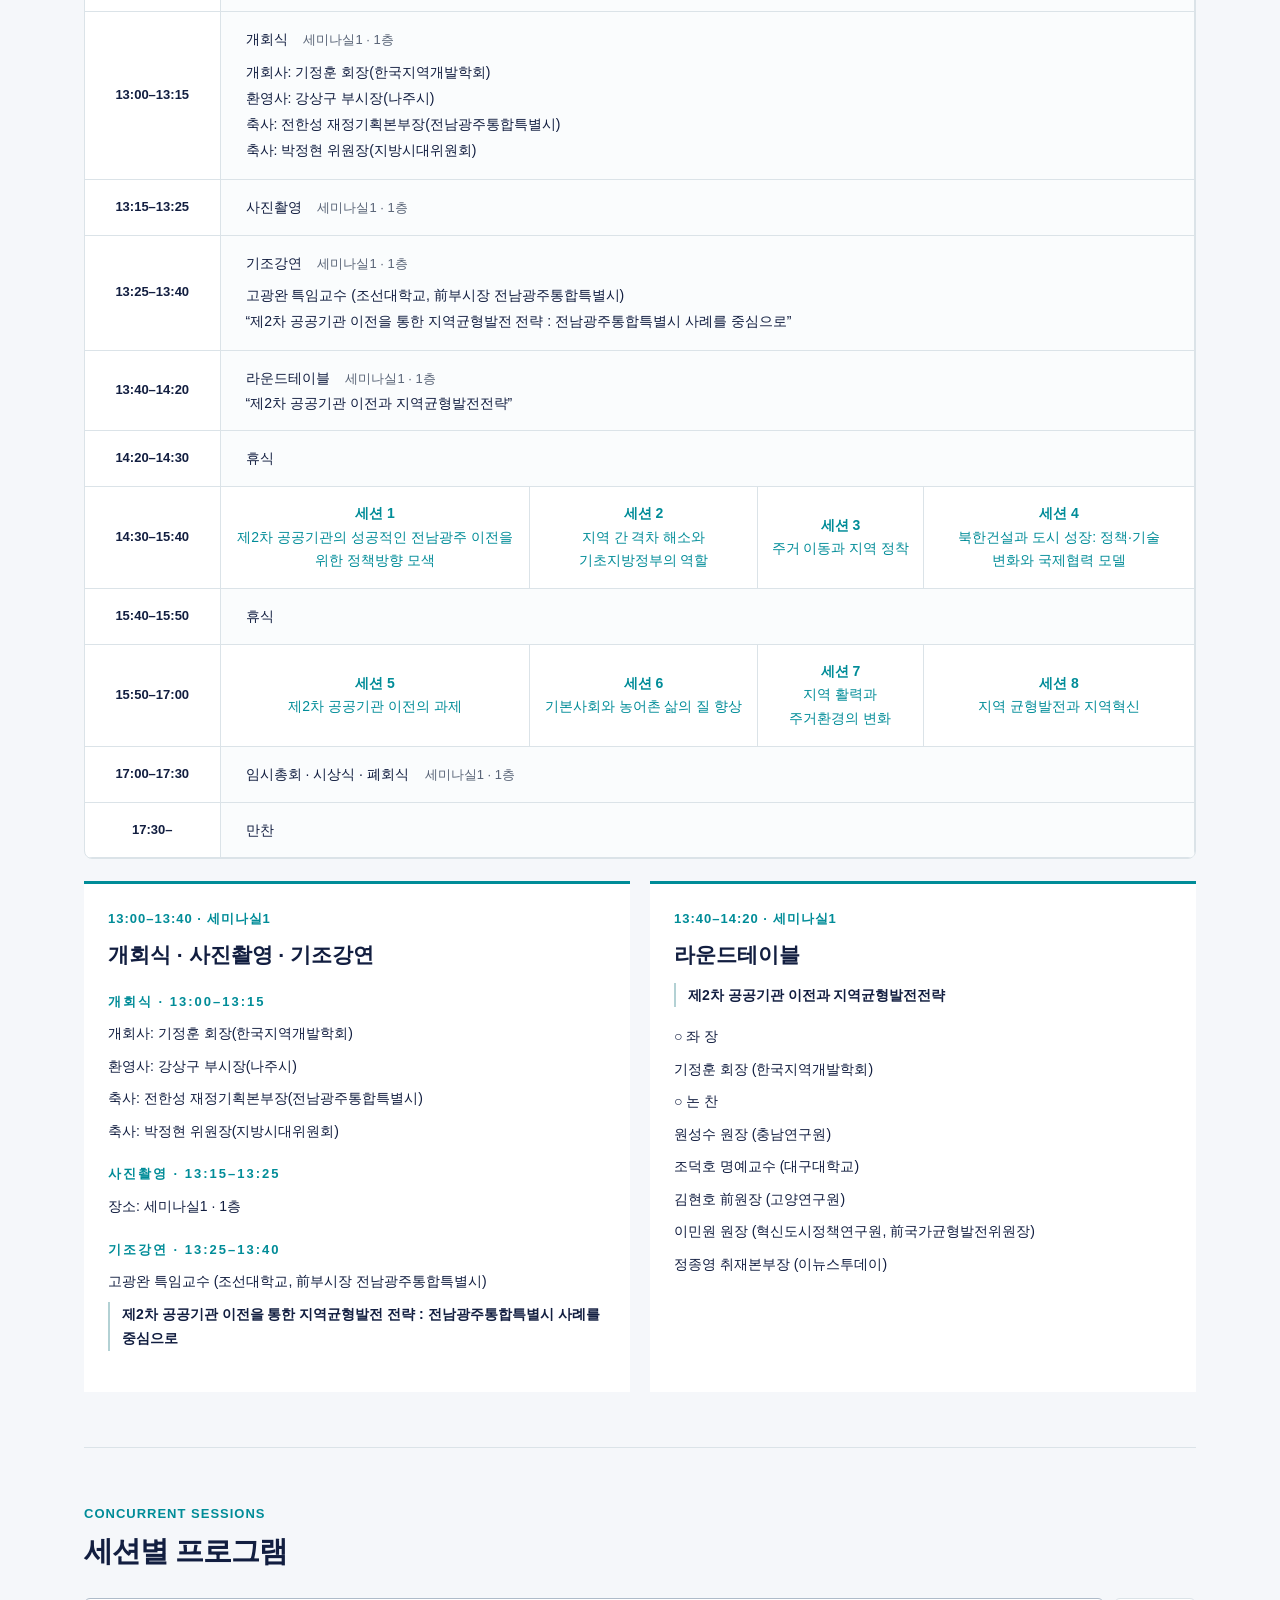
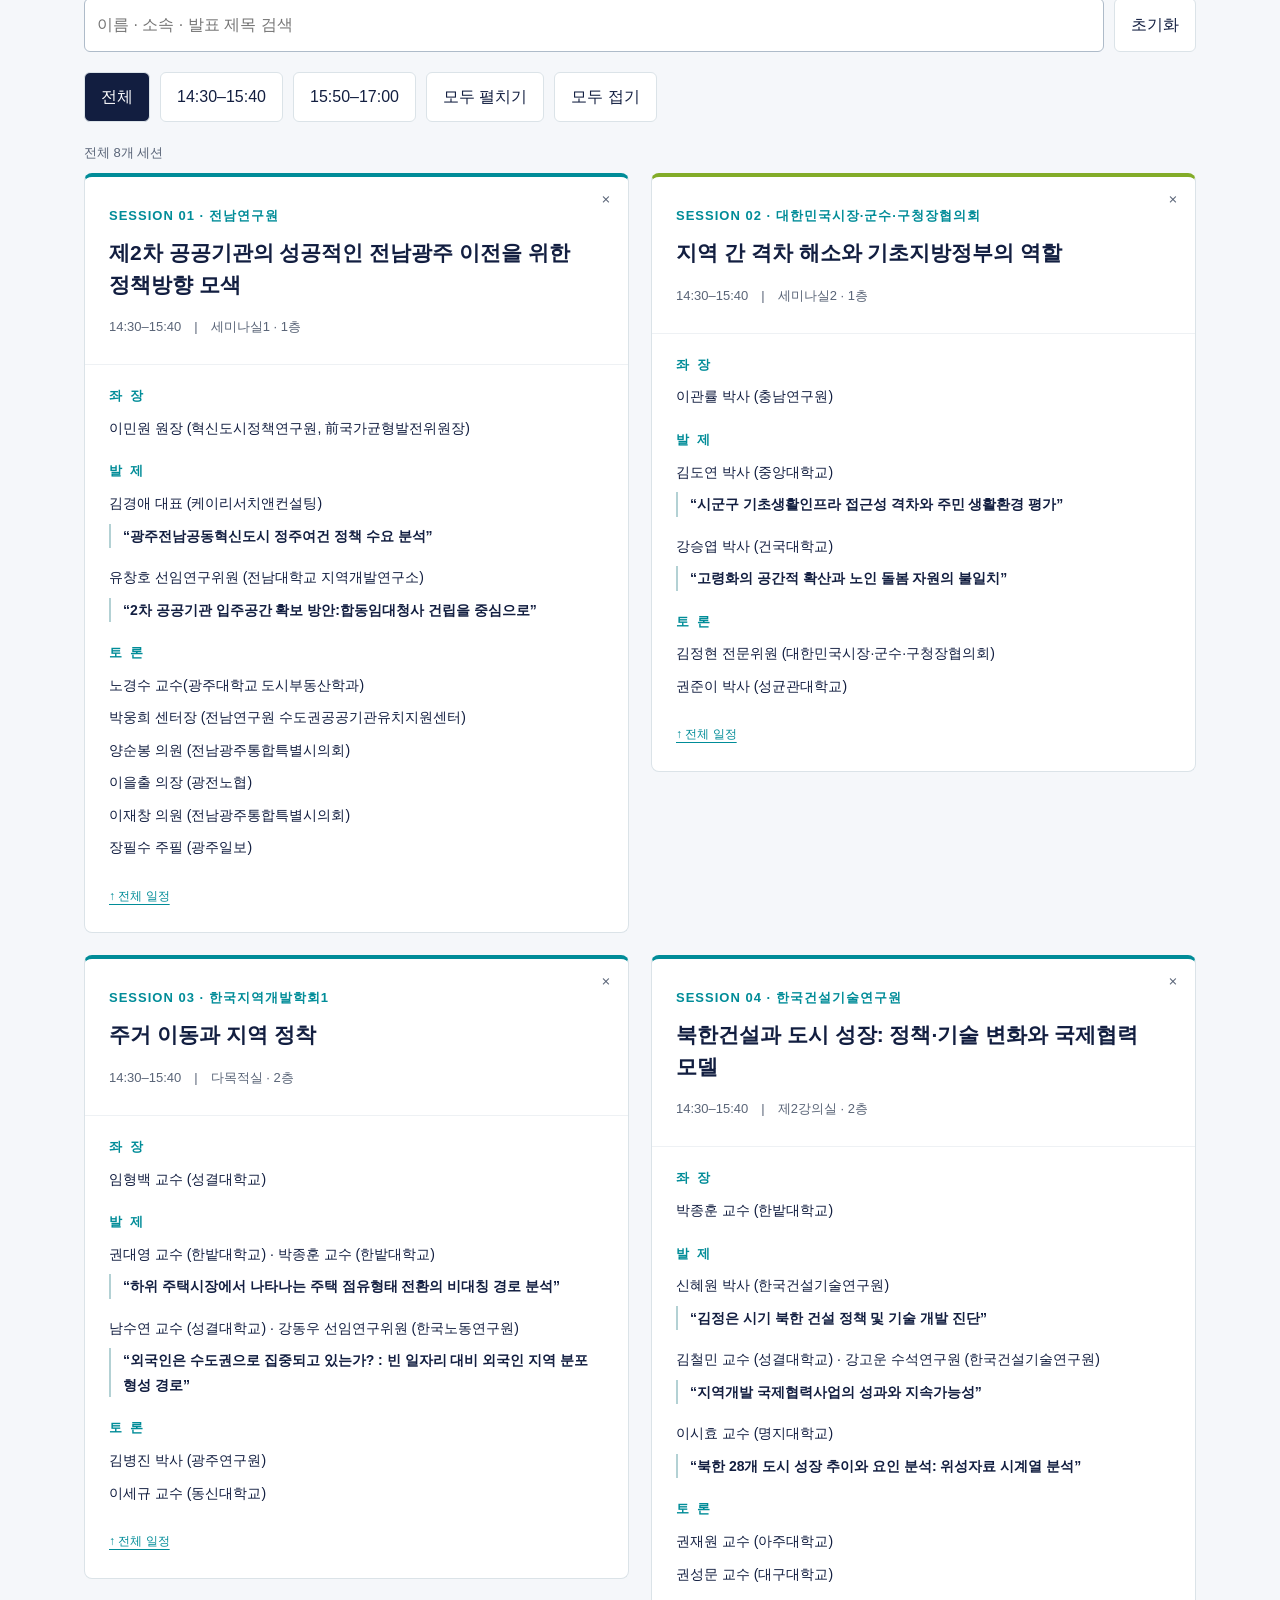
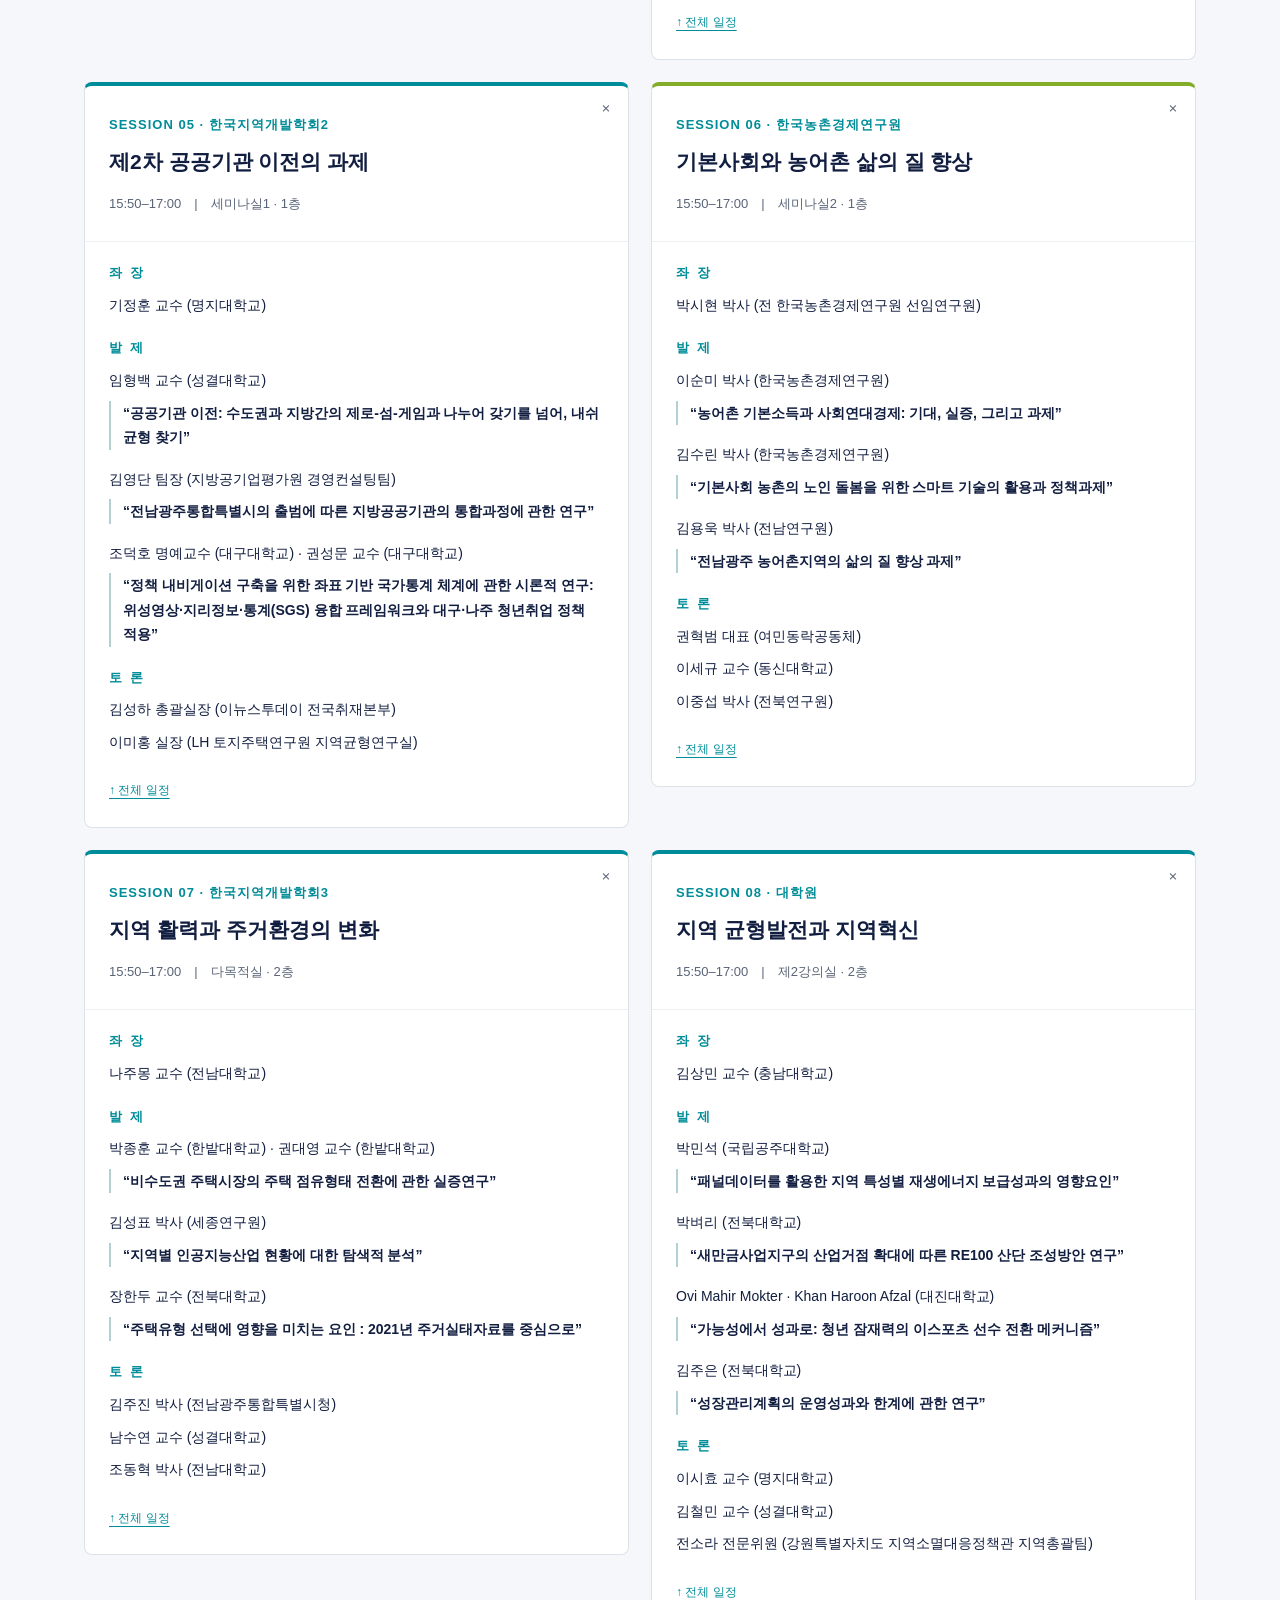
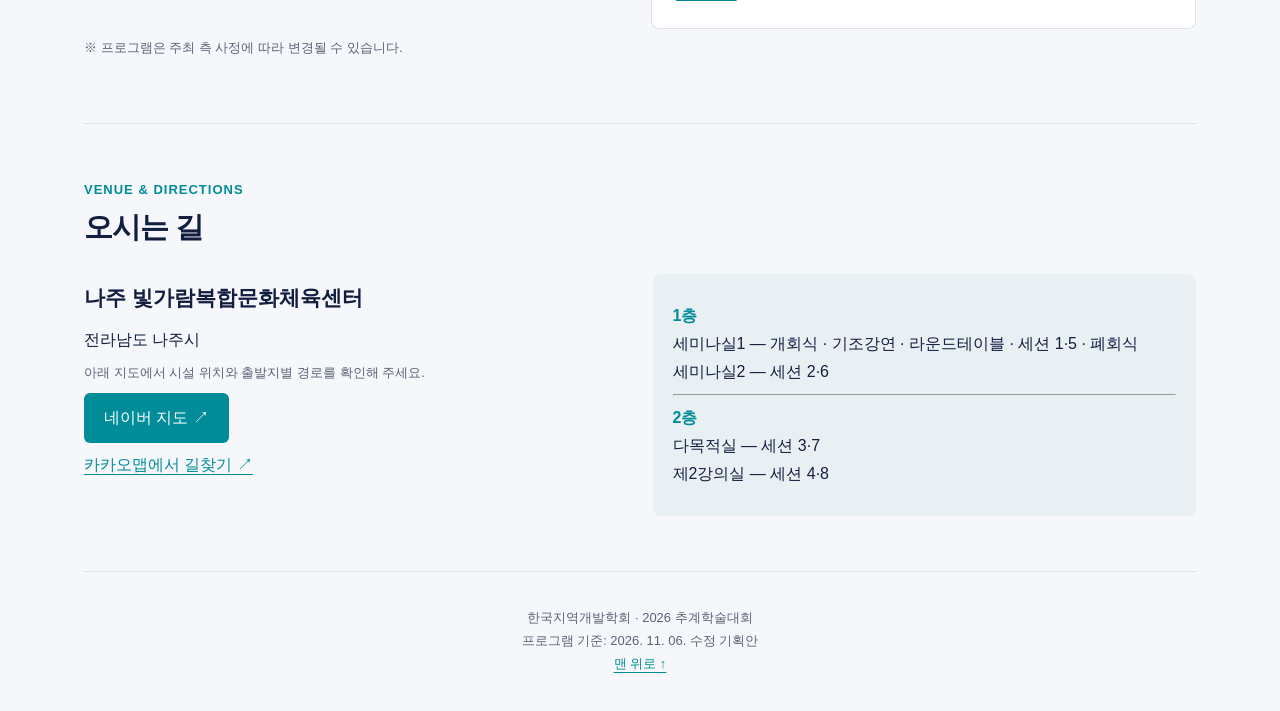
<file: 2026-fall/index.html>
<!doctype html>
<html lang="ko">
<head>
<meta charset="utf-8">
<meta name="viewport" content="width=device-width,initial-scale=1">
<meta name="description" content="2026 한국지역개발학회 추계학술대회 — 11월 13일 나주 빛가람복합문화체육센터. 전체 일정과 세션별 프로그램 안내.">
<title>2026 한국지역개발학회 추계학술대회</title>
<link rel="stylesheet" href="style.css?v=20261104r5">
</head>
<body>
<!-- 내용 수정: 이 파일에서 이름·소속·제목을 검색해 바꾸세요. -->
<!-- 디자인은 style.css, 기능은 script.js, 포스터는 poster.png에 있습니다. -->
<a class="skip" href="#schedule">전체 일정으로 바로가기</a>
<nav aria-label="주요 메뉴">
<div class="navinner">
<a class="brand" href="#top">KRDA · 2026 FALL</a>
<div class="links">
<a href="#about">대회개요</a>
<a href="#schedule">전체 일정</a>
<a href="#sessions">세션 안내</a>
<a href="#venue">오시는 길</a>
</div>
</div>
</nav>
<header class="hero" id="top">
<div class="hero-inner">
<div class="eyebrow">2026 한국지역개발학회 추계학술대회</div>
<h1>제2차 <em>공공기관 이전</em>과<br>통합광역권의 <strong>균형발전 전략</strong>
</h1>
<p class="subtitle">공공기관 이전을 통한 지역성장거점 육성과 초광역권 재편</p>
<div class="hero-info">
<div>
<span>DATE & TIME</span>
<b>2026. 11. 13. (금) 13:00–17:30</b>
</div>
<div>
<span>VENUE</span>
<b>나주 빛가람복합문화체육센터</b>
</div>
</div>
<a class="btn" href="#schedule">전체 일정 보기 ↓</a>
<a class="ghost" href="#sessions">내 세션 찾기</a>
</div>
</header>
<main>

<!-- ==================== 대회개요 ==================== -->
<section id="about">
<div class="eyebrow">ABOUT THE CONFERENCE</div>
<h2>대회개요</h2>
<p class="intro">본 학술대회는 제2차 공공기관 이전이 본격화되는 정책적 전환기에 공공기관 이전이 지역균형발전과 지역혁신에 미치는 영향을 분석하고, 통합광역시 출범에 따른 새로운 공간구조와 지역성장거점 육성 전략을 모색하는 데 목적이 있다. 특히 기존 혁신도시의 성과와 한계를 검토하고, 이전 공공기관과 지역산업·대학·연구기관 간 연계, 혁신도시와 주변 지역의 상생발전, 공공기관 이전이 지역경제와 도시공간에 미치는 효과를 종합적으로 논의하고자 한다. 이를 통해 제2차 공공기관 이전이 단순한 기관 배치를 넘어 지역혁신 생태계 구축과 다핵적 균형발전을 견인할 수 있도록 학술적·정책적 대안을 제시하고자 한다.</p>
<div class="info-box">
<p>
<b>주관</b>　한국지역개발학회</p>
<p>
<b>공동주최</b>　한국지역개발학회 · 전남광주통합특별시 · 나주시 · 광주연구원 · 전남연구원 · 대한민국시장·군수·구청장협의회 · 한국농촌경제연구원 · 한국건설기술연구원</p>
<!-- 후원기관 -->
<p>
<b>후원</b>　서울대학교 평창캠퍼스 그린바이오과학기술연구원 · 계룡건설</p>
<p>
<b>조직위원회</b>　위원장 양광식(순천향대학교) · 부위원장 이시효(명지대학교)<br>위원 이관률(충남연구원), 권성문(대구대학교) · 간사 노유정 사무국장, 이연수 간사</p>
</div>
<details id="poster">
<summary>공식 포스터 전체 보기</summary>
<img loading="lazy" src="poster.png" alt="2026 한국지역개발학회 추계학술대회 공식 포스터">
</details>
</section>

<!-- ==================== 전체 일정 — 개회식·축사·기조강연 명단 ==================== -->
<section id="schedule">
<div class="sectionhead">
<div>
<div class="eyebrow">PROGRAM AT A GLANCE</div>
<h2>전체 일정</h2>
</div>
<button class="filter" id="print">인쇄 / PDF 저장</button>
</div>
<p class="note">세션을 누르면 상세 프로그램으로 이동합니다. 휴대폰에서는 시간표를 좌우로 밀어 볼 수 있습니다.</p>
<div class="tablewrap" role="region" aria-label="전체 일정표, 좌우 스크롤 가능" tabindex="0">
<table>
<thead>
<tr>
<th scope="col">시간</th>
<th scope="col">세미나실1<br>1층</th>
<th scope="col">세미나실2<br>1층</th>
<th scope="col">다목적실<br>2층</th>
<th scope="col">제2강의실<br>2층</th>
</tr>
</thead>
<tbody>
<tr class="common">
<th scope="row">12:30–13:00</th>
<td colspan="4">등록</td>
</tr>
<tr class="common">
<th scope="row">13:00–13:15</th>
<td colspan="4">개회식 <small>세미나실1 · 1층</small>
<div class="ceremony-names">개회사: 기정훈 회장(한국지역개발학회)<br>환영사: 강상구 부시장(나주시)<br>축사: 전한성 재정기획본부장(전남광주통합특별시)<br>축사: 박정현 위원장(지방시대위원회)</div>
</td>
</tr>
<tr class="common">
<th scope="row">13:15–13:25</th>
<td colspan="4">사진촬영 <small>세미나실1 · 1층</small></td>
</tr>
<tr class="common">
<th scope="row">13:25–13:40</th>
<td colspan="4">기조강연 <small>세미나실1 · 1층</small>
<div class="ceremony-names">고광완 특임교수 (조선대학교, 前부시장 전남광주통합특별시)<br>“제2차 공공기관 이전을 통한 지역균형발전 전략 : 전남광주통합특별시 사례를 중심으로”</div>
</td>
</tr>
<tr class="common">
<th scope="row">13:40–14:20</th>
<td colspan="4">라운드테이블 <small>세미나실1 · 1층</small><br>“제2차 공공기관 이전과 지역균형발전전략”
</td>
</tr>
<tr class="common">
<th scope="row">14:20–14:30</th>
<td colspan="4">휴식</td>
</tr>
<tr>
<th scope="row">14:30–15:40</th>
<td>
<a href="#session-1" data-session="1">
<b>세션 1</b>
<br>제2차 공공기관의 성공적인 전남광주 이전을 위한 정책방향 모색</a>
</td>
<td>
<a href="#session-2" data-session="2">
<b>세션 2</b>
<br>지역 간 격차 해소와 기초지방정부의 역할</a>
</td>
<td>
<a href="#session-3" data-session="3">
<b>세션 3</b>
<br>주거 이동과 지역 정착</a>
</td>
<td>
<a href="#session-4" data-session="4">
<b>세션 4</b>
<br>북한건설과 도시 성장: 정책·기술 변화와 국제협력 모델</a>
</td>
</tr>
<tr class="common">
<th scope="row">15:40–15:50</th>
<td colspan="4">휴식</td>
</tr>
<tr>
<th scope="row">15:50–17:00</th>
<td>
<a href="#session-5" data-session="5">
<b>세션 5</b>
<br>제2차 공공기관 이전의 과제</a>
</td>
<td>
<a href="#session-6" data-session="6">
<b>세션 6</b>
<br>기본사회와 농어촌 삶의 질 향상</a>
</td>
<td>
<a href="#session-7" data-session="7">
<b>세션 7</b>
<br>지역 활력과 주거환경의 변화</a>
</td>
<td>
<a href="#session-8" data-session="8">
<b>세션 8</b>
<br>지역 균형발전과 지역혁신</a>
</td>
</tr>
<tr class="common">
<th scope="row">17:00–17:30</th>
<td colspan="4">임시총회 · 시상식 · 폐회식 <small>세미나실1 · 1층</small>
</td>
</tr>
<tr class="common">
<th scope="row">17:30–</th>
<td colspan="4">만찬</td>
</tr>
</tbody>
</table>
</div>
<div class="plenary">
<article>
<div class="eyebrow">13:00–13:40 · 세미나실1</div>
<h3>개회식 · 사진촬영 · 기조강연</h3>
<h4>개회식 · 13:00–13:15</h4>
<p>개회사: 기정훈 회장(한국지역개발학회)</p>
<p>환영사: 강상구 부시장(나주시)</p>
<p>축사: 전한성 재정기획본부장(전남광주통합특별시)</p>
<p>축사: 박정현 위원장(지방시대위원회)</p>
<h4>사진촬영 · 13:15–13:25</h4>
<p>장소: 세미나실1 · 1층</p>
<h4>기조강연 · 13:25–13:40</h4>
<p>고광완 특임교수 (조선대학교, 前부시장 전남광주통합특별시)</p>
<p class="paper">제2차 공공기관 이전을 통한 지역균형발전 전략 : 전남광주통합특별시 사례를 중심으로</p>
</article>
<article>
<div class="eyebrow">13:40–14:20 · 세미나실1</div>
<h3>라운드테이블</h3>
<p class="paper">제2차 공공기관 이전과 지역균형발전전략</p>
<p>○ 좌 장</p>
<p>기정훈 회장 (한국지역개발학회)</p>
<p>○ 논 찬</p>
<p>원성수 원장 (충남연구원)</p>
<p>조덕호 명예교수 (대구대학교)</p>
<p>김현호 前원장 (고양연구원)</p>
<p>이민원 원장 (혁신도시정책연구원, 前국가균형발전위원장)</p>
<p>정종영 취재본부장 (이뉴스투데이)</p>
</article>
</div>
</section>

<!-- ==================== 세션별 프로그램 — 발표자·제목·토론자 ==================== -->
<section id="sessions">
<div class="eyebrow">CONCURRENT SESSIONS</div>
<h2>세션별 프로그램</h2>
<div class="tools">
<label for="search" class="hidden">프로그램 검색</label>
<input id="search" type="search" aria-label="이름, 소속, 발표 제목 검색" placeholder="이름 · 소속 · 발표 제목 검색">
<button class="filter" id="reset">초기화</button>
</div>
<div class="tools" role="group" aria-label="시간대 선택">
<button class="filter" data-slot="all" aria-pressed="true">전체</button>
<button class="filter" data-slot="first" aria-pressed="false">14:30–15:40</button>
<button class="filter" data-slot="second" aria-pressed="false">15:50–17:00</button>
<button class="filter" id="expand">모두 펼치기</button>
<button class="filter" id="collapse">모두 접기</button>
</div>
<p id="count" class="note" aria-live="polite">전체 8개 세션</p>
<div class="sessions">

<!-- 세션 1 시작: 아래 이름·소속·발표 제목을 수정하세요 -->
<!-- 세션 1 시작: 이름·소속·발표 제목 -->
<details class="session" id="session-1" open>
<summary>
<span class="eyebrow">SESSION 01 · 전남연구원</span>
<h3>제2차 공공기관의 성공적인 전남광주 이전을 위한 정책방향 모색</h3>
<span class="meta">14:30–15:40　|　세미나실1 · 1층</span>
<span class="toggle" aria-hidden="true">＋</span>
</summary>
<div class="detail">
<h4>좌 장</h4>
<p>이민원 원장 (혁신도시정책연구원, 前국가균형발전위원장)</p>
<h4>발 제</h4>
<p>김경애 대표 (케이리서치앤컨설팅)</p>
<p class="paper">“광주전남공동혁신도시 정주여건 정책 수요 분석”</p>
<p>유창호 선임연구위원 (전남대학교 지역개발연구소)</p>
<p class="paper">“2차 공공기관 입주공간 확보 방안:합동임대청사 건립을 중심으로”</p>
<h4>토 론</h4>
<p>노경수 교수(광주대학교 도시부동산학과)</p>
<p>박웅희 센터장 (전남연구원 수도권공공기관유치지원센터)</p>
<p>양순봉 의원 (전남광주통합특별시의회)</p>
<p>이을출 의장 (광전노협)</p>
<p>이재창 의원 (전남광주통합특별시의회)</p>
<p>장필수 주필 (광주일보)</p>
<a href="#schedule" class="back">↑ 전체 일정</a>
</div>
</details>

<!-- 세션 2 시작: 아래 이름·소속·발표 제목을 수정하세요 -->
<!-- 세션 2 시작: 이름·소속·발표 제목 -->
<details class="session" id="session-2" open>
<summary>
<span class="eyebrow">SESSION 02 · 대한민국시장·군수·구청장협의회</span>
<h3>지역 간 격차 해소와 기초지방정부의 역할</h3>
<span class="meta">14:30–15:40　|　세미나실2 · 1층</span>
<span class="toggle" aria-hidden="true">＋</span>
</summary>
<div class="detail">
<h4>좌 장</h4>
<p>이관률 박사 (충남연구원)</p>
<h4>발 제</h4>
<p>김도연 박사 (중앙대학교)</p>
<p class="paper">“시군구 기초생활인프라 접근성 격차와 주민 생활환경 평가”</p>
<p>강승엽 박사 (건국대학교)</p>
<p class="paper">“고령화의 공간적 확산과 노인 돌봄 자원의 불일치”</p>
<h4>토 론</h4>
<p>김정현 전문위원 (대한민국시장·군수·구청장협의회)</p>
<p>권준이 박사 (성균관대학교)</p>
<a href="#schedule" class="back">↑ 전체 일정</a>
</div>
</details>

<!-- 세션 3 시작: 아래 이름·소속·발표 제목을 수정하세요 -->
<!-- 세션 3 시작: 이름·소속·발표 제목 -->
<details class="session" id="session-3" open>
<summary>
<span class="eyebrow">SESSION 03 · 한국지역개발학회1</span>
<h3>주거 이동과 지역 정착</h3>
<span class="meta">14:30–15:40　|　다목적실 · 2층</span>
<span class="toggle" aria-hidden="true">＋</span>
</summary>
<div class="detail">
<h4>좌 장</h4>
<p>임형백 교수 (성결대학교)</p>
<h4>발 제</h4>
<p>권대영 교수 (한밭대학교) · 박종훈 교수 (한밭대학교)</p>
<p class="paper">“하위 주택시장에서 나타나는 주택 점유형태 전환의 비대칭 경로 분석”</p>
<p>남수연 교수 (성결대학교) · 강동우 선임연구위원 (한국노동연구원)</p>
<p class="paper">“외국인은 수도권으로 집중되고 있는가? : 빈 일자리 대비 외국인 지역 분포 형성 경로”</p>
<h4>토 론</h4>
<p>김병진 박사 (광주연구원)</p>
<p>이세규 교수 (동신대학교)</p>
<a href="#schedule" class="back">↑ 전체 일정</a>
</div>
</details>

<!-- 세션 4 시작: 아래 이름·소속·발표 제목을 수정하세요 -->
<!-- 세션 4 시작: 이름·소속·발표 제목 -->
<details class="session" id="session-4" open>
<summary>
<span class="eyebrow">SESSION 04 · 한국건설기술연구원</span>
<h3>북한건설과 도시 성장: 정책·기술 변화와 국제협력 모델</h3>
<span class="meta">14:30–15:40　|　제2강의실 · 2층</span>
<span class="toggle" aria-hidden="true">＋</span>
</summary>
<div class="detail">
<h4>좌 장</h4>
<p>박종훈 교수 (한밭대학교)</p>
<h4>발 제</h4>
<p>신혜원 박사 (한국건설기술연구원)</p>
<p class="paper">“김정은 시기 북한 건설 정책 및 기술 개발 진단”</p>
<p>김철민 교수 (성결대학교) · 강고운 수석연구원 (한국건설기술연구원)</p>
<p class="paper">“지역개발 국제협력사업의 성과와 지속가능성”</p>
<p>이시효 교수 (명지대학교)</p>
<p class="paper">“북한 28개 도시 성장 추이와 요인 분석: 위성자료 시계열 분석”</p>
<h4>토 론</h4>
<p>권재원 교수 (아주대학교)</p>
<p>권성문 교수 (대구대학교)</p>
<a href="#schedule" class="back">↑ 전체 일정</a>
</div>
</details>

<!-- 세션 5 시작: 아래 이름·소속·발표 제목을 수정하세요 -->
<!-- 세션 5 시작: 이름·소속·발표 제목 -->
<details class="session" id="session-5" open>
<summary>
<span class="eyebrow">SESSION 05 · 한국지역개발학회2</span>
<h3>제2차 공공기관 이전의 과제</h3>
<span class="meta">15:50–17:00　|　세미나실1 · 1층</span>
<span class="toggle" aria-hidden="true">＋</span>
</summary>
<div class="detail">
<h4>좌 장</h4>
<p>기정훈 교수 (명지대학교)</p>
<h4>발 제</h4>
<p>임형백 교수 (성결대학교)</p>
<p class="paper">“공공기관 이전: 수도권과 지방간의 제로-섬-게임과 나누어 갖기를 넘어, 내쉬 균형 찾기”</p>
<p>김영단 팀장 (지방공기업평가원 경영컨설팅팀)</p>
<p class="paper">“전남광주통합특별시의 출범에 따른 지방공공기관의 통합과정에 관한 연구”</p>
<p>조덕호 명예교수 (대구대학교) · 권성문 교수 (대구대학교)</p>
<p class="paper">“정책 내비게이션 구축을 위한 좌표 기반 국가통계 체계에 관한 시론적 연구: 위성영상·지리정보·통계(SGS) 융합 프레임워크와 대구·나주 청년취업 정책 적용”</p>
<h4>토 론</h4>
<p>김성하 총괄실장 (이뉴스투데이 전국취재본부)</p>
<p>이미홍 실장 (LH 토지주택연구원 지역균형연구실)</p>
<a href="#schedule" class="back">↑ 전체 일정</a>
</div>
</details>

<!-- 세션 6 시작: 아래 이름·소속·발표 제목을 수정하세요 -->
<!-- 세션 6 시작: 이름·소속·발표 제목 -->
<details class="session" id="session-6" open>
<summary>
<span class="eyebrow">SESSION 06 · 한국농촌경제연구원</span>
<h3>기본사회와 농어촌 삶의 질 향상</h3>
<span class="meta">15:50–17:00　|　세미나실2 · 1층</span>
<span class="toggle" aria-hidden="true">＋</span>
</summary>
<div class="detail">
<h4>좌 장</h4>
<p>박시현 박사 (전 한국농촌경제연구원 선임연구원)</p>
<h4>발 제</h4>
<p>이순미 박사 (한국농촌경제연구원)</p>
<p class="paper">“농어촌 기본소득과 사회연대경제: 기대, 실증, 그리고 과제”</p>
<p>김수린 박사 (한국농촌경제연구원)</p>
<p class="paper">“기본사회 농촌의 노인 돌봄을 위한 스마트 기술의 활용과 정책과제”</p>
<p>김용욱 박사 (전남연구원)</p>
<p class="paper">“전남광주 농어촌지역의 삶의 질 향상 과제”</p>
<h4>토 론</h4>
<p>권혁범 대표 (여민동락공동체)</p>
<p>이세규 교수 (동신대학교)</p>
<p>이중섭 박사 (전북연구원)</p>
<a href="#schedule" class="back">↑ 전체 일정</a>
</div>
</details>

<!-- 세션 7 시작: 아래 이름·소속·발표 제목을 수정하세요 -->
<!-- 세션 7 시작: 이름·소속·발표 제목 -->
<details class="session" id="session-7" open>
<summary>
<span class="eyebrow">SESSION 07 · 한국지역개발학회3</span>
<h3>지역 활력과 주거환경의 변화</h3>
<span class="meta">15:50–17:00　|　다목적실 · 2층</span>
<span class="toggle" aria-hidden="true">＋</span>
</summary>
<div class="detail">
<h4>좌 장</h4>
<p>나주몽 교수 (전남대학교)</p>
<h4>발 제</h4>
<p>박종훈 교수 (한밭대학교) · 권대영 교수 (한밭대학교)</p>
<p class="paper">“비수도권 주택시장의 주택 점유형태 전환에 관한 실증연구”</p>
<p>김성표 박사 (세종연구원)</p>
<p class="paper">“지역별 인공지능산업 현황에 대한 탐색적 분석”</p>
<p>장한두 교수 (전북대학교)</p>
<p class="paper">“주택유형 선택에 영향을 미치는 요인 : 2021년 주거실태자료를 중심으로”</p>
<h4>토 론</h4>
<p>김주진 박사 (전남광주통합특별시청)</p>
<p>남수연 교수 (성결대학교)</p>
<p>조동혁 박사 (전남대학교)</p>
<a href="#schedule" class="back">↑ 전체 일정</a>
</div>
</details>

<!-- 세션 8 시작: 아래 이름·소속·발표 제목을 수정하세요 -->
<!-- 세션 8 시작: 이름·소속·발표 제목 -->
<details class="session" id="session-8" open>
<summary>
<span class="eyebrow">SESSION 08 · 대학원</span>
<h3>지역 균형발전과 지역혁신</h3>
<span class="meta">15:50–17:00　|　제2강의실 · 2층</span>
<span class="toggle" aria-hidden="true">＋</span>
</summary>
<div class="detail">
<h4>좌 장</h4>
<p>김상민 교수 (충남대학교)</p>
<h4>발 제</h4>
<p>박민석 (국립공주대학교)</p>
<p class="paper">“패널데이터를 활용한 지역 특성별 재생에너지 보급성과의 영향요인”</p>
<p>박벼리 (전북대학교)</p>
<p class="paper">“새만금사업지구의 산업거점 확대에 따른 RE100 산단 조성방안 연구”</p>
<p>Ovi Mahir Mokter · Khan Haroon Afzal (대진대학교)</p>
<p class="paper">“가능성에서 성과로: 청년 잠재력의 이스포츠 선수 전환 메커니즘”</p>
<p>김주은 (전북대학교)</p>
<p class="paper">“성장관리계획의 운영성과와 한계에 관한 연구”</p>
<h4>토 론</h4>
<p>이시효 교수 (명지대학교)</p>
<p>김철민 교수 (성결대학교)</p>
<p>전소라 전문위원 (강원특별자치도 지역소멸대응정책관 지역총괄팀)</p>
<a href="#schedule" class="back">↑ 전체 일정</a>
</div>
</details>
</div>
<p id="empty" hidden>검색 결과가 없습니다. 이름이나 검색어를 다시 확인해 주세요.</p>
<p class="note">※ 프로그램은 주최 측 사정에 따라 변경될 수 있습니다.</p>
</section>

<!-- ==================== 오시는 길 ==================== -->
<section id="venue">
<div class="eyebrow">VENUE & DIRECTIONS</div>
<h2>오시는 길</h2>
<div class="venue">
<div>
<h3>나주 빛가람복합문화체육센터</h3>
<p>전라남도 나주시</p>
<p class="note">아래 지도에서 시설 위치와 출발지별 경로를 확인해 주세요.</p>
<p>
<a class="btn" href="https://map.naver.com/p/search/나주%20빛가람복합문화체육센터" target="_blank" rel="noopener noreferrer">네이버 지도 ↗</a>
</p>
<p>
<a href="https://map.kakao.com/?q=나주%20빛가람복합문화체육센터" target="_blank" rel="noopener noreferrer">카카오맵에서 길찾기 ↗</a>
</p>
</div>
<div class="floor">
<p>
<b>1층</b>
<br>세미나실1 — 개회식 · 기조강연 · 라운드테이블 · 세션 1·5 · 폐회식<br>세미나실2 — 세션 2·6</p>
<hr>
<p>
<b>2층</b>
<br>다목적실 — 세션 3·7<br>제2강의실 — 세션 4·8</p>
</div>
</div>
</section>
</main>
<footer>한국지역개발학회 · 2026 추계학술대회<br>프로그램 기준: 2026. 11. 06. 수정 기획안<br>
<a href="#top">맨 위로 ↑</a>
</footer>
<script src="script.js?v=20261104r5">
</script>
</body>
</html>
</file>
<file: 2026-fall/style.css>
:root{--navy:#121e40;--teal:#008c98;--green:#83ac28;--muted:#596477;--line:#dbe3e8}
*{box-sizing:border-box}
html{scroll-behavior:smooth;scroll-padding-top:90px}
body{margin:0;color:var(--navy);background:#f5f7fa;font-family:"Pretendard","Noto Sans KR","Malgun Gothic",sans-serif;line-height:1.75;word-break:keep-all}
a{color:var(--teal);text-underline-offset:4px}
a:focus-visible,button:focus-visible,summary:focus-visible,input:focus-visible{outline:3px solid #b1cf50;outline-offset:4px}
.skip{position:absolute;top:-100px}
.skip:focus{top:0;z-index:10;background:white;padding:10px}
nav{position:sticky;top:0;z-index:5;background:#fffffff5;border-bottom:1px solid var(--line);backdrop-filter:blur(12px)}
.navinner{max-width:1160px;margin:auto;display:flex;align-items:center;justify-content:space-between;padding:15px 24px;gap:20px}
.brand{font-size:16px;font-weight:800;text-decoration:none;color:var(--navy)}
.links{display:flex;gap:22px;white-space:nowrap}
.links a{text-decoration:none;font-size:14px;color:var(--navy)}
.hero{background:var(--navy);color:white;position:relative;overflow:hidden}
.hero:after{content:"";position:absolute;width:700px;height:700px;border:100px solid #00a8b92a;border-radius:50%;right:-350px;top:-220px;pointer-events:none}
.hero-inner{max-width:1160px;margin:auto;padding:72px 24px 65px;position:relative;z-index:1}
.eyebrow{font-size:13px;letter-spacing:1px;font-weight:700;color:var(--teal)}
.hero .eyebrow{color:#74e1df}
h1{font-size:clamp(30px,4.8vw,57px);line-height:1.3;margin:23px 0;letter-spacing:-2px;max-width:930px}
h1 em{color:#70dddf;font-style:normal}
h1 strong{color:#badb65}
.subtitle{color:#d0d9e6;font-size:17px}
.hero-info{display:flex;gap:35px;flex-wrap:wrap;margin:28px 0}
.hero-info b{display:block;font-size:21px}
.hero-info span{font-size:13px;color:#a8bdcf}
.btn{display:inline-block;padding:11px 20px;background:var(--teal);color:white;border:0;border-radius:6px;text-decoration:none;font:inherit;cursor:pointer}
.hero .btn{background:#8db637;color:var(--navy);font-weight:800}
.ghost{display:inline-block;color:inherit;padding:10px 20px;text-decoration:none;border:1px solid #ffffff50;border-radius:6px;margin-left:8px}
main{max-width:1160px;margin:auto;padding:0 24px}
section{padding:55px 0;border-bottom:1px solid var(--line)}
h2{font-size:29px;letter-spacing:-1px;margin:0 0 22px}
h3{font-size:21px;line-height:1.5;margin:8px 0 12px}
p{margin:8px 0}
.intro{font-size:16px;line-height:1.95}
.info-box{background:white;padding:25px 28px;border:1px solid var(--line);border-radius:9px;margin-top:24px}
.info-box p{margin:8px 0}
.sectionhead{display:flex;align-items:center;justify-content:space-between;gap:20px;flex-wrap:wrap}
.note,small{color:var(--muted);font-size:13px}
.tablewrap{overflow-x:auto;background:white;border:1px solid var(--line);border-radius:8px}
table{width:100%;border-collapse:collapse;font-size:14px;min-width:700px}
td,th{padding:15px 12px;border-bottom:1px solid var(--line);border-right:1px solid var(--line);text-align:center}
thead{background:var(--navy);color:white}
tbody th{width:135px;font-size:13px;white-space:nowrap}
td a{display:block;text-decoration:none;line-height:1.7}
td a:hover{text-decoration:underline}
.common td{text-align:left;padding-left:25px;background:#fafcfd}
.common small{margin-left:12px}
.plenary{display:grid;grid-template-columns:1fr 1fr;gap:20px;margin-top:22px}
.plenary article{background:white;border-top:3px solid var(--teal);padding:24px}
.plenary p{font-size:14px}
.tools{display:flex;gap:10px;flex-wrap:wrap;margin:0 0 20px}
input{flex:1;min-width:200px;font:inherit;border:1px solid #aebbc9;border-radius:6px;padding:12px;background:white}
.filter{border:1px solid var(--line);border-radius:6px;padding:10px 16px;background:white;color:var(--navy);font:inherit;cursor:pointer}
.filter[aria-pressed=true]{background:var(--navy);color:white}
.sessions{display:grid;grid-template-columns:1fr 1fr;gap:22px;align-items:start}
.session{border:1px solid var(--line);border-top:4px solid var(--teal);background:white;border-radius:8px;overflow:hidden;scroll-margin-top:100px}
.session:nth-child(4n+2){border-top-color:var(--green)}
summary{padding:24px;cursor:pointer;position:relative;list-style:none}
summary::-webkit-details-marker{display:none}
.meta{color:var(--muted);font-size:13px}
.toggle{position:absolute;right:14px;top:8px;color:var(--muted)}
details[open] .toggle{transform:rotate(45deg)}
.detail{padding:0 24px 25px;border-top:1px solid #eef1f4;font-size:14px}
h4{font-size:13px;color:var(--teal);margin:20px 0 8px;letter-spacing:2px}
.paper{font-weight:700;color:var(--navy);margin:0 0 17px;padding-left:12px;border-left:2px solid #b3d1d4}
.back{font-size:12px;display:inline-block;margin-top:18px}
.venue{display:grid;grid-template-columns:1fr 1fr;gap:25px}
.floor{padding:20px;background:#e9f0f4;border-radius:8px}
.floor b{color:var(--teal)}
footer{padding:35px 24px;text-align:center;color:var(--muted);font-size:13px}
#poster img{width:100%;max-width:650px;display:block;margin:20px auto}
#poster summary{padding:15px;background:#eaf0f4;border-radius:6px}
#empty{padding:25px;background:white}
.hidden,[hidden]{display:none!important}
@media(max-width:700px){.navinner{display:block;padding:10px 18px}
.links{gap:20px;overflow-x:auto;margin-top:5px}
.brand{font-size:14px}
.hero-inner{padding:40px 20px}
.hero-info{gap:18px}
.hero-info b{font-size:17px}
.subtitle{font-size:14px}
main{padding:0 18px}
section{padding:35px 0}
h2{font-size:25px}
.sessions,.plenary,.venue{grid-template-columns:1fr}
.hero-info>div{width:100%}
.ghost{margin-left:4px}
.info-box{padding:18px}
table{min-width:680px}
summary{padding:20px}
.detail{padding:0 20px 20px}
.sectionhead h2{margin-bottom:8px}
}
@media print{nav,.tools,.hero .btn,.ghost,.back,#poster,button{display:none}
body{background:white;color:black}
.hero{background:white;color:black}
.hero *{color:black!important}
.hero-inner{padding:10px 0}
.hero:after{display:none}
main{max-width:none;padding:0}
.sessions{display:block}
.session{break-inside:avoid;margin:15px 0}
section{padding:20px 0}
a{color:black}
table{min-width:0}
}

.ceremony-names{font-size:14px;line-height:1.85;margin-top:8px;color:var(--navy)}
</file>
